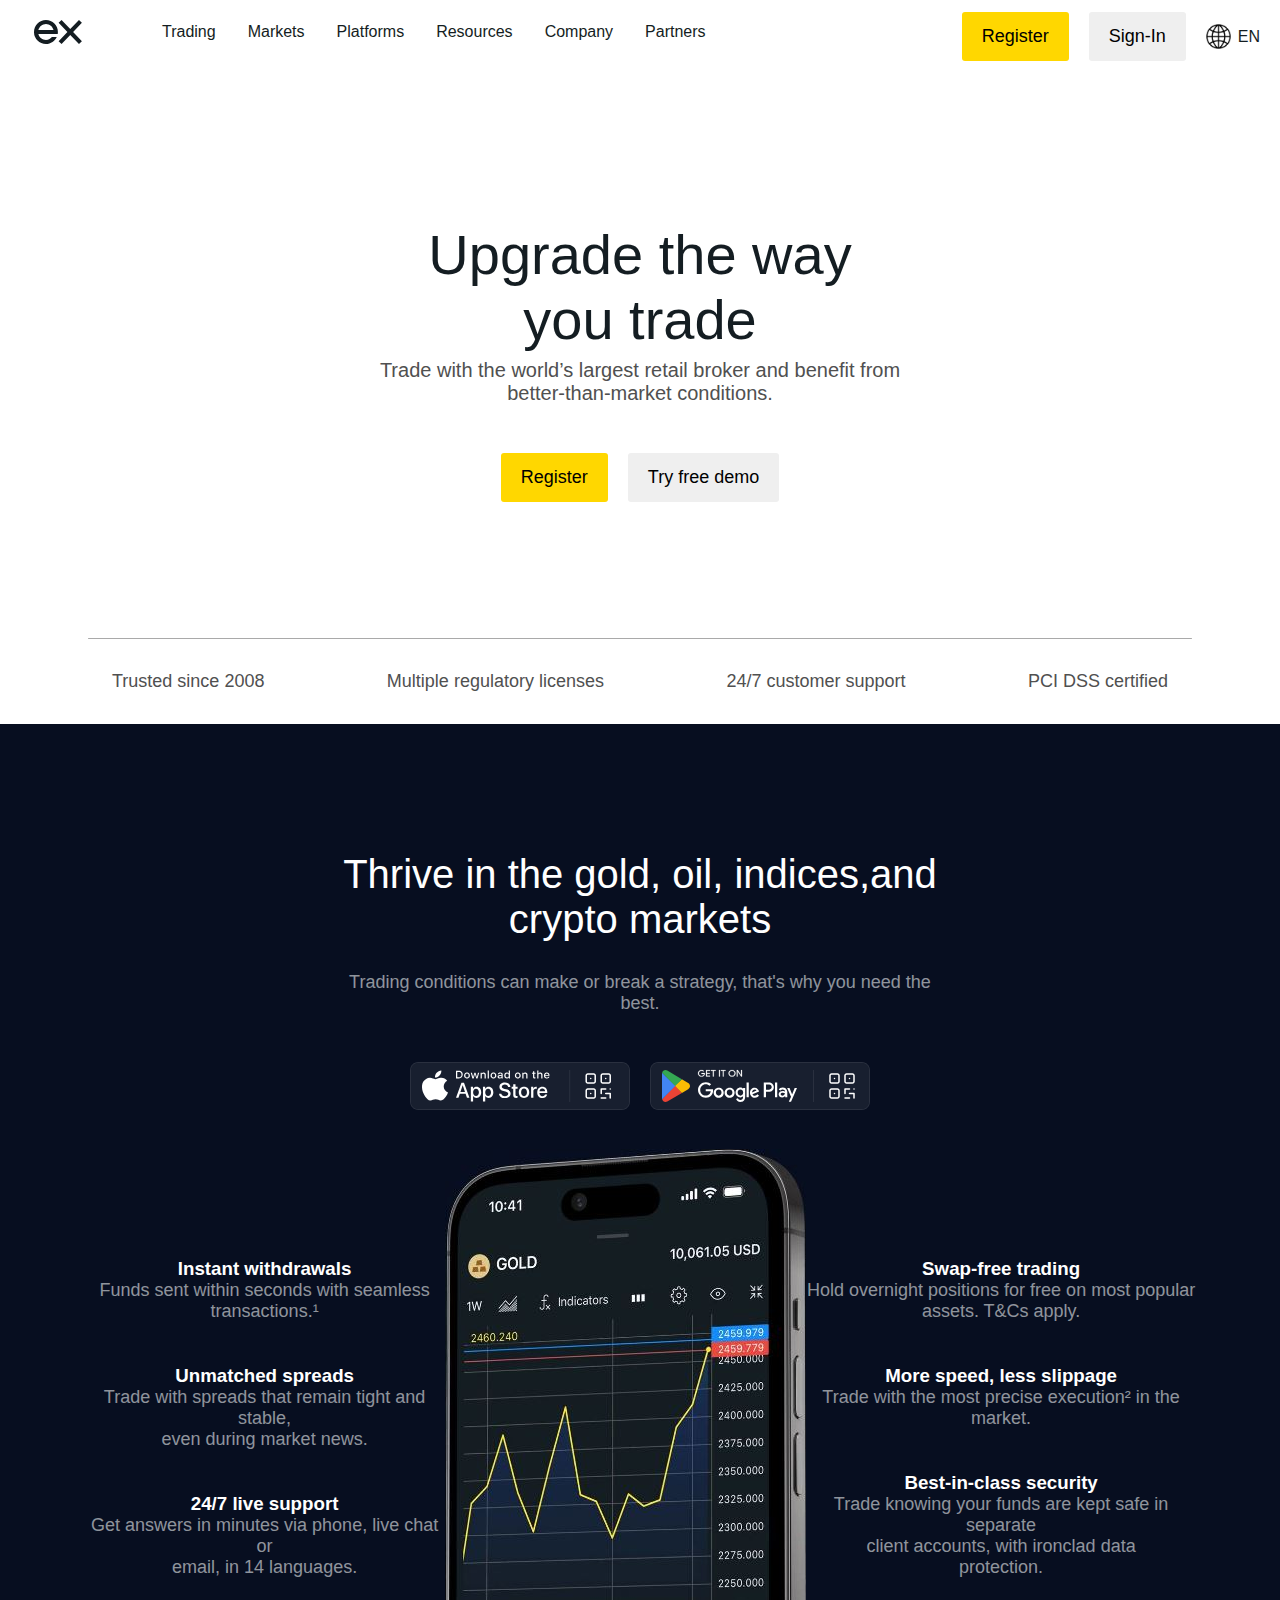
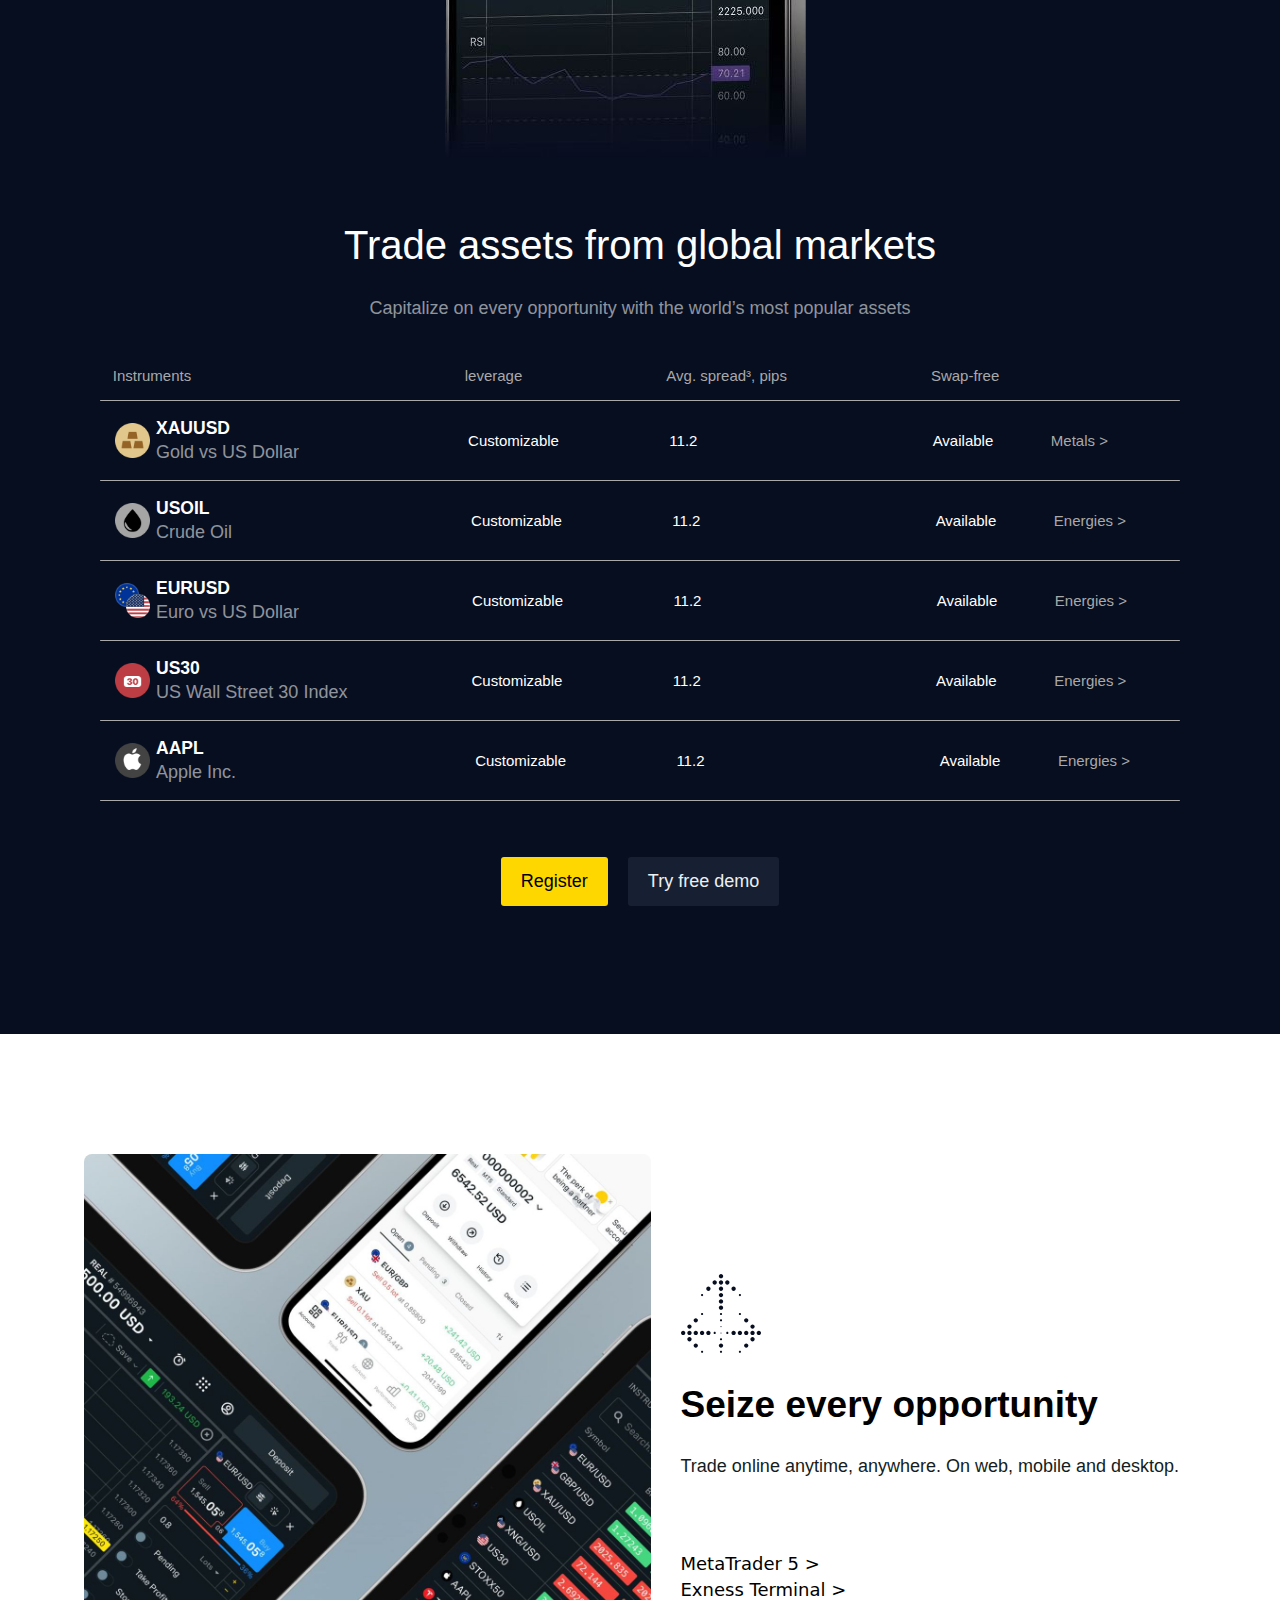
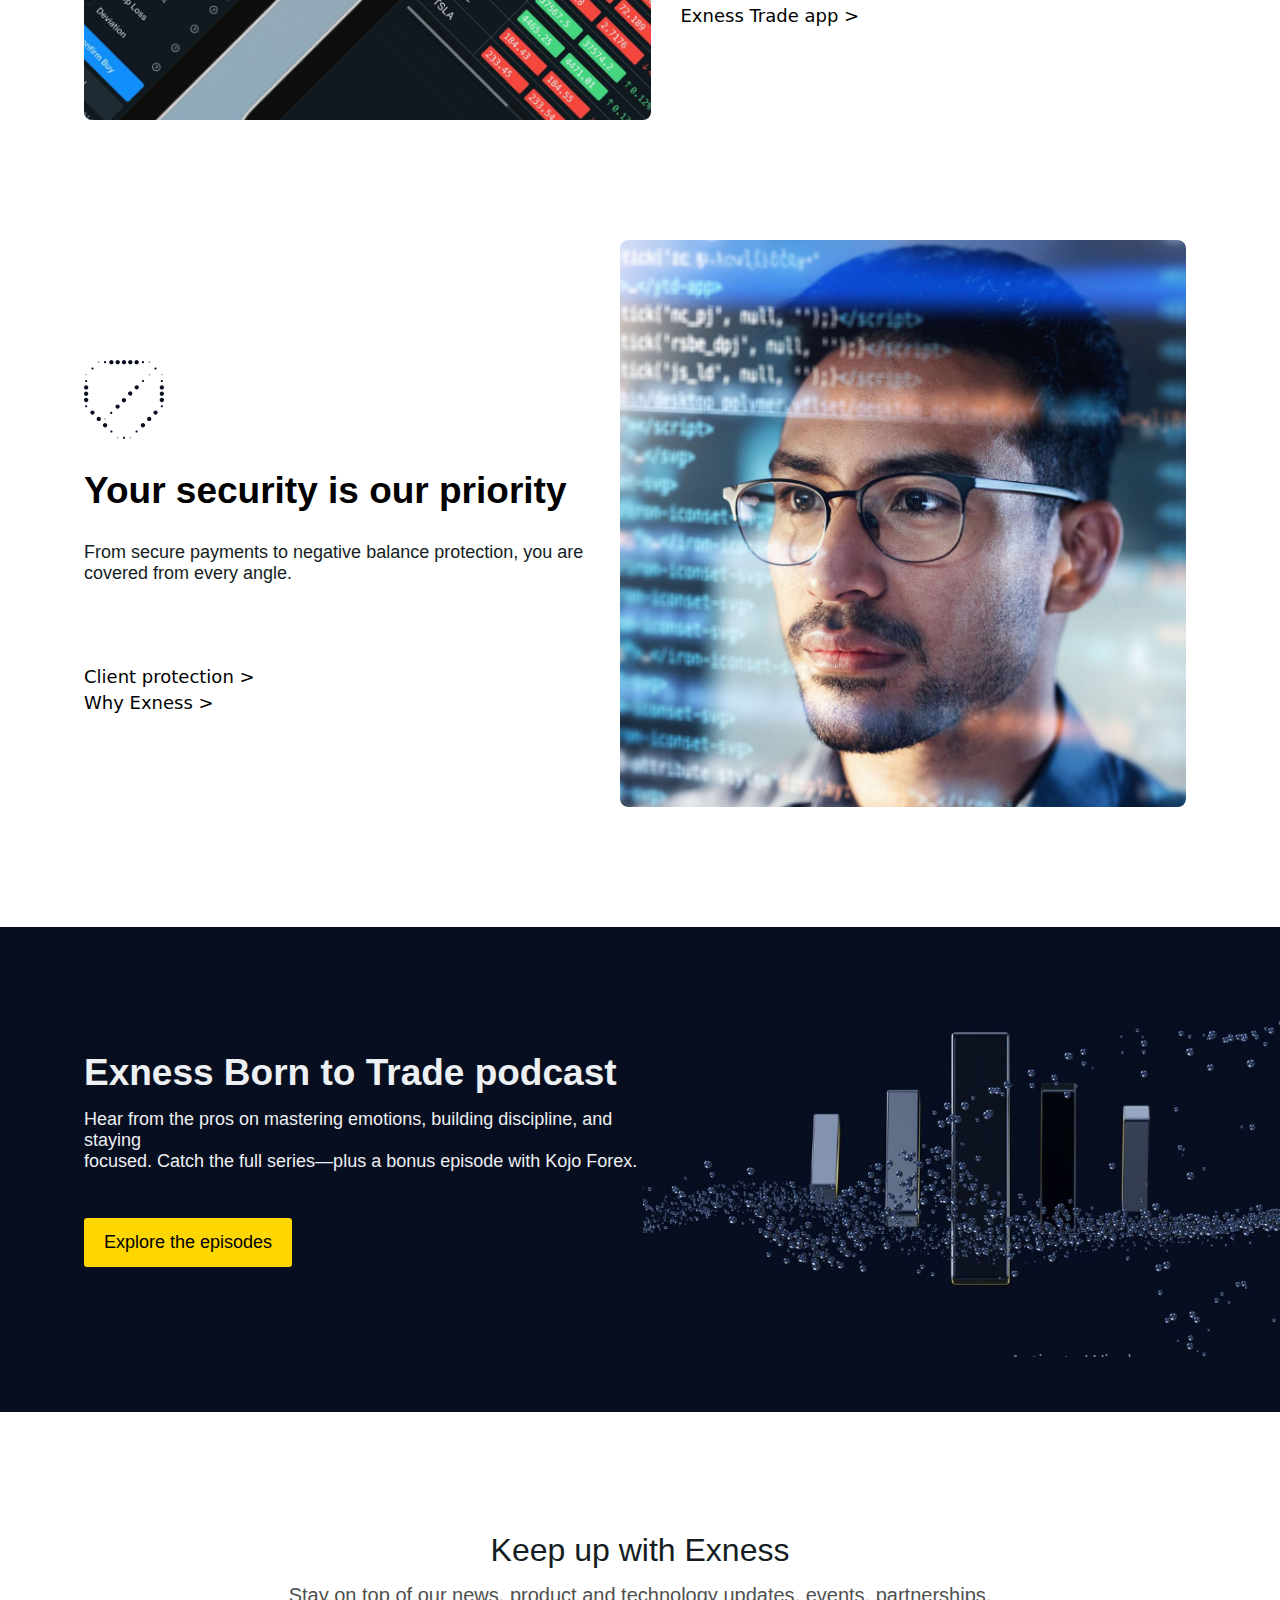
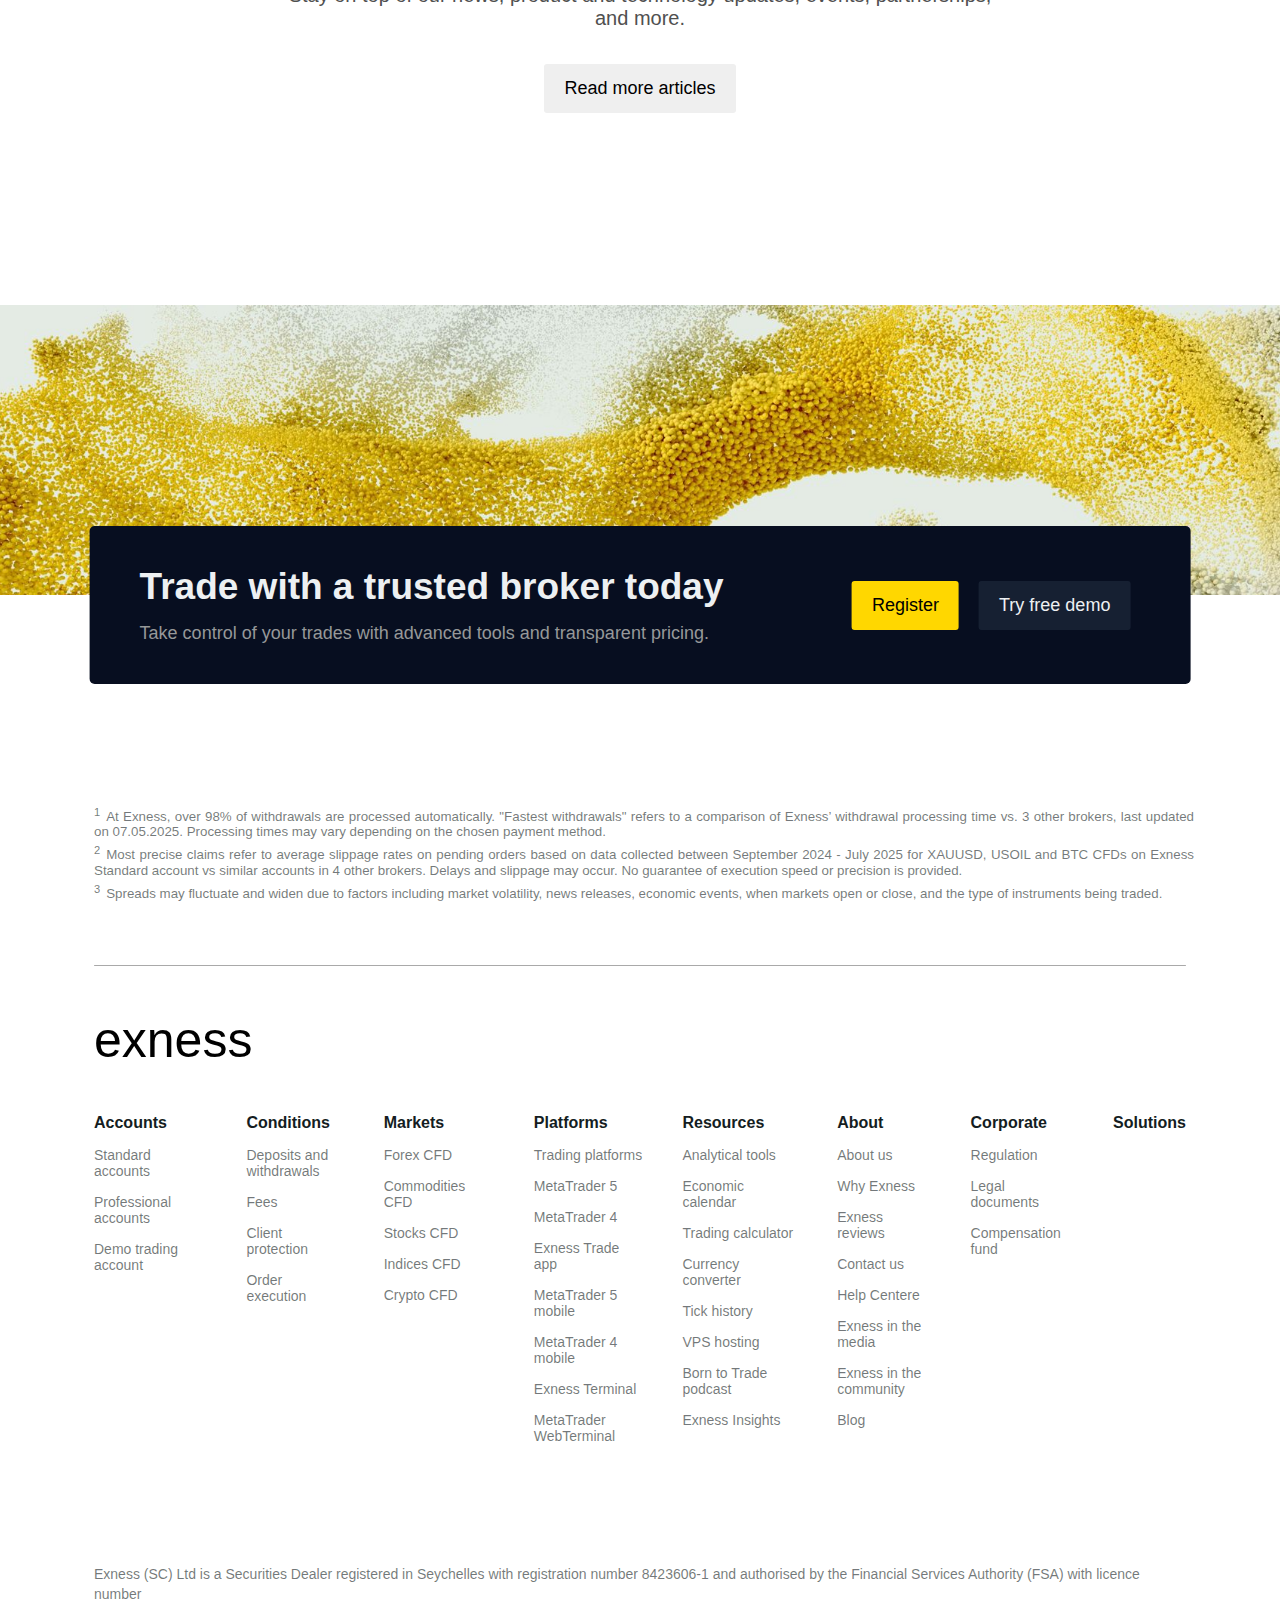
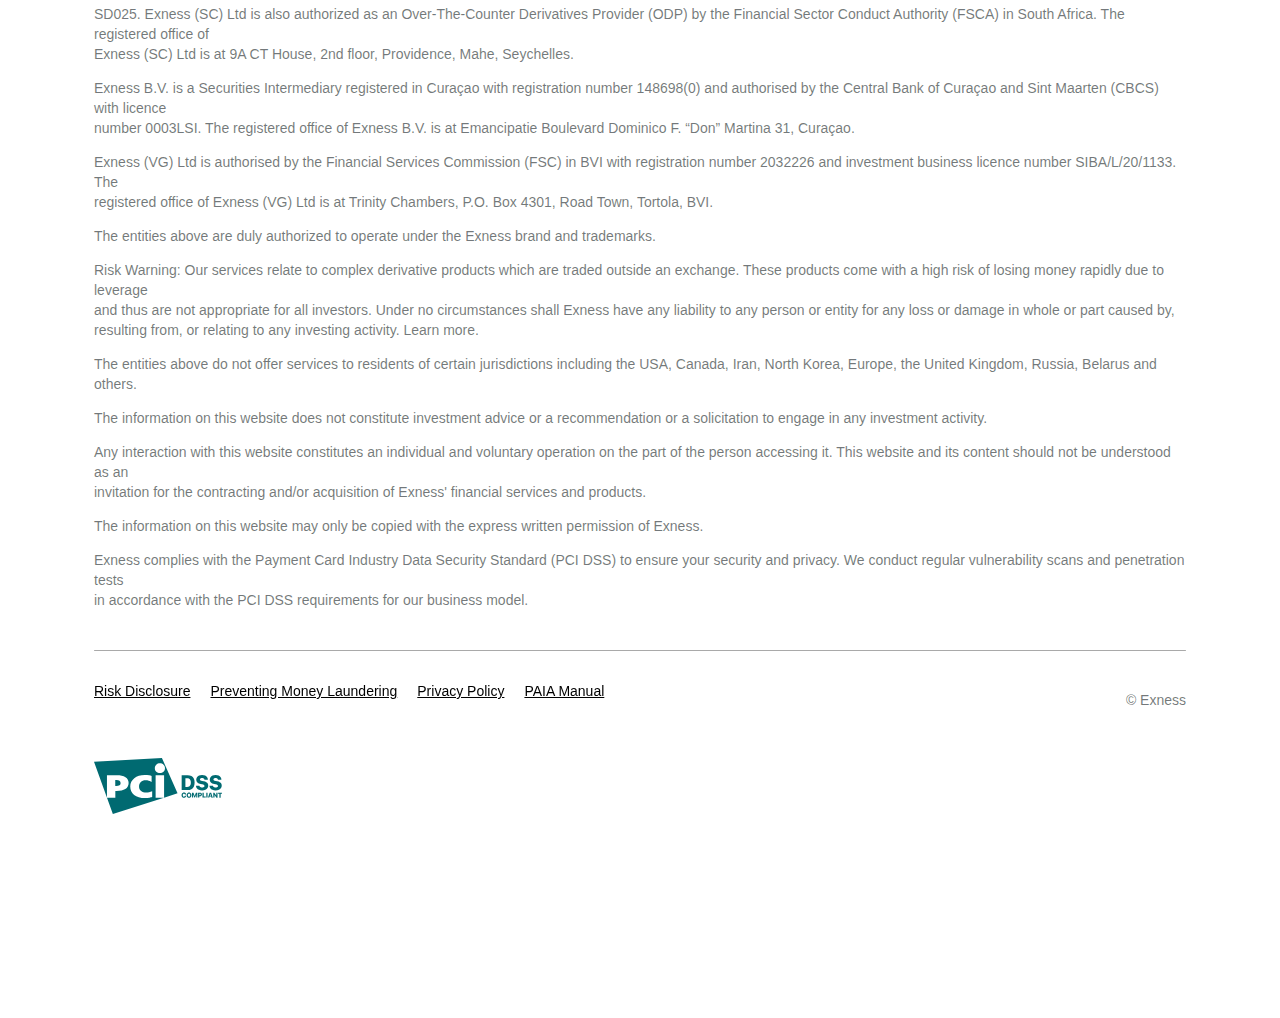
<file: index.html>
<!DOCTYPE html>
<html lang="en">
 <head>
    <meta charset="UTF-8">
    <meta name="viewport" content="width=device-width, initial-scale=1.0">
    <title>Trade Online with a Leading Trading Broker | Exness</title>
    <link rel="stylesheet" href="style.css">
 </head>
 <body>
    <header>
        <div class="navbar">
        <div class="logoandnav">
            <div class="logo"> <img src="360/logo.svg" alt="ex"> </div> 
           <div>
             <nav>
                <ul class="hero">
                    <li>Trading</li>
                    <li>Markets</li>
                    <li>Platforms</li>
                    <li>Resources</li>
                    <li>Company</li>
                    <li>Partners</li>
                </ul>
            </nav>
            </div>
        </div>
            <div class="users">   
                    <button class="btn Register"><a href="Register.html">Register</a></button>
                    <button class="btn Sign-In"><a href="Sign-in.html">Sign-In</a></button>
                  <div class="crane">  <img class="world-icon" src="png/world-icon.png" alt="O"> <text class="lang">EN</text>
                    </div>
            </div>
        </div>
    </header>
   <div class="champ">
      <article class="article1">
        Upgrade the way <br> you trade
      </article>
      <aside class="aside1">
        Trade with the world’s largest retail broker and benefit from <br> better-than-market conditions.
      </aside>
    </div>
    <div class="users2">
                    <button class="btn Register">Register</button>
                    <button class="btn Demo">Try free demo</button>
    </div>
          <div class="line"> </div>
    <div class="clown"> 
        <div>Trusted since 2008</div>  
        <div>Multiple regulatory licenses</div>  
        <div>24/7 customer support</div>
        <div>PCI DSS certified</div>
    </div>
    <div class="joker">
     <div class="So">
        <article class="how">
            Thrive in the gold, oil, indices,and <br> crypto markets
       </article>
       <p class="does">
           Trading conditions can make or break a strategy, that's why you need the best.
       </p>
     </div>
       <div class="he">
                   <a href=""> <img src="360\appstore-en-qr.svg" alt="Download on play store"> </a>
                   <a href=""> <img src="360\googleplay-en-qr.svg" alt="Download on googleplay store"> </a>
        </div>
      <div class="smile">
        <div class="lol">
            <div>
                <h3>Instant withdrawals</h3> <p>Funds sent within seconds with seamless <br>
                  transactions.¹</p>
            </div>
            <div>      
                <h3>Unmatched spreads</h3> <p>Trade with spreads that remain tight and stable,<br>
                  even during market news.</p>
            </div>
            <div>      
                <h3>24/7 live support</h3> <p>Get answers in minutes via phone, live chat or <br>
                  email, in 14 languages.</p>
            </div>              
        </div>
        <div class="iphone">
          <img src="jpeg\xl_trade_without_tradeoffs_sm_454bd5e843.jpg" alt="">
        </div>
        <div class="He">
            <div>
                <h3>Swap-free trading</h3> <p>Hold overnight positions for free on most popular <br>
                  assets. T&Cs apply.</p>
            </div>
            <div>
                <h3>More speed, less slippage</h3> <p>Trade with the most precise execution² in the <br>
                  market.</p>
            </div>
            <div>
                <h3>Best-in-class security</h3> <p>Trade knowing your funds are kept safe in separate <br>
                  client accounts, with ironclad data<br>protection.</p>
            </div>
        </div>
      </div>
      <div class="So">
       <article class="how">
        Trade assets from global markets
        </article>
        <aside class="does">
        Capitalize on every opportunity with the world’s most popular assets
        </aside>
      </div>
     <div class="Does">
      <div class="not">
        <div>
          Instruments 
        </div>
        <div class="Smile">
          <div>leverage</div>
          <div>Avg. spread³, pips</div>
          <div>Swap-free</div>
        </div>
       </div>
      <div class="line2"> </div>
      <div class="Joker">
        <img class="laughs" src="png\XAUUSD_64f4c10126.png" alt="X">
        <div class="instead">
        <div>
          <h3>XAUUSD</h3> <p>Gold vs US Dollar <text style="color: #070E20;">.........</text></p>
        </div>
         <div class="and">
          <div>Customizable</div>
          <div>11.2</div>
          <div class="sometimes">
          <div>Available</div>
          <div style="color: darkgray;">Metals ></div>
          </div>
        </div>
        </div>
      </div>
      <div class="line2"> </div>
      <div class="Joker">
        <img class="laughs" src="png\USOIL_8bb32a7dca.png" alt="X">
        <div class="instead">
        <div>
          <h3>USOIL</h3> <p>Crude Oil<text style="color: #070E20;">........................</text></p>
        </div>
         <div class="and">
          <div>Customizable</div>
          <div>11.2</div>
          <div class="sometimes">
          <div>Available</div>
          <div style="color: darkgray;">Energies ></div>
          </div>
        </div>
        </div>
      </div>
      <div class="line2"> </div>
      <div class="Joker">
        <img class="laughs" src="png\EURUSD_e36fe5b220.png" alt="X">
        <div class="instead">
        <div>
          <h3>EURUSD</h3> <p>Euro vs US Dollar<text style="color: #070E20;">...........</text></p>
        </div>
         <div class="and">
          <div>Customizable</div>
          <div>11.2</div>
          <div class="sometimes">
          <div>Available</div>
          <div style="color: darkgray;">Energies ></div>
          </div>
        </div>
        </div>
      </div>
      <div class="line2"> </div>
      <div class="Joker">
        <img class="laughs" src="png\US_30_1c61cd15fd.png" alt="X">
        <div class="instead">
        <div>
          <h3>US30</h3> <p>US Wall Street 30 Index<text style="color: #070E20;">.</text></p>  
        </div>
         <div class="and">
          <div>Customizable</div>
          <div>11.2</div>
          <div class="sometimes">
          <div>Available</div>
          <div style="color: darkgray;">Energies ></div>
          </div>
        </div>
        </div>
      </div>
      <div class="line2"> </div>
      <div class="Joker">
        <img class="laughs" src="png\APPL_07775c0743.png" alt="X">
        <div class="instead">
        <div>
          <h3>AAPL</h3> <p>Apple Inc.<text style="color: #070E20;">........................</text></p>
        </div>
         <div class="and">
          <div>Customizable</div>
          <div>11.2</div>
          <div class="sometimes">
          <div>Available</div>
          <div style="color: darkgray;">Energies ></div>
          </div>
        </div>
        </div>
      </div>
      <div class="line2"> </div>
      <div class="users3">
                    <button class="btn Register">Register</button>
                    <button class="btn Demo2">Try free demo</button>
      </div>
      </div>
     </div>
    </div>
    <div class="it">
      <img class="feels" src="jpeg\xl_exness_trading_apps_eaab53405d.jpg" alt="">
      <div class="exactly"> 
        <div class="like"> 
          <img class="heis" src="360\exness_opportunity_c200c48704.svg" alt="">  
          <div> <h1 style="font-size: 37px;">Seize every opportunity</h1> </div>
          <div> <p>Trade online anytime, anywhere. On web, mobile and desktop.</p></div>
        </div>
        <div class="just">
         <li> <a href=""> MetaTrader 5 > </a> </li>
         <li> <a href=""> Exness Terminal > </a> </li>
         <li> <a href="">Exness Trade app ></a> </li>
        </div>
      </div>
    </div>

    <div class="it two">
      <div class="exactly"> 
        <div class="like"> 
          <img class="heis" src="360\exness_security_26f7785c26.svg" alt="">  
          <div> <h1 style="font-size: 37px;">Your security is our priority</h1> </div>
          <div> <p>From secure payments to negative balance protection, you are covered from every angle.</p></div>
        </div>

        <div class="just">
         <li> <a href=""> Client protection > </a> </li>
         <li> <a href=""> Why Exness > </a> </li>
        </div>
      </div>
      <img class="feels" src="jpeg\xl_exness_protection_3_4b0834613f.jpg" alt="">
    </div>
    <div class="shedding">
      <div class="mocking"> 
        <div class="tears"> 
          <h1 style="font-size: 37px;">Exness Born to Trade podcast</h1> 
          <p style="color: #EDF0F2;" style="font-size: 37px;">Hear from the pros on mastering emotions, building discipline, and staying <br> focused. Catch the full series—plus a bonus episode with Kojo Forex.</p>
        </div>
        <div>
          <button class="btn Register">Explore the episodes</button>
        </div>
      </div>
      <img class="hysterically" src="png\editedSS.png" alt="">  
    </div>
    <div class="with">
      <div class="only">
        <article>
          Keep up with Exness
        </article>
        <aside>
          Stay on top of our news, product and technology updates, events, partnerships,<br> and more.
        </aside>
        <button class="btn Demo">Read more articles</button>
      </div>
      <div> </div>
    </div>
    <div class="a-drop">
      <img src="jpeg\xxl_home_cta_banner_7bb7b120e2.jpg" alt="" class="heroic">
      <div class="of">
        <div class="tears">
           <h1 style="font-size: 37px;">Trade with a trusted broker today</h1> 
          <p style="color: #969899;">Take control of your trades with advanced tools and transparent pricing.</p>
        </div>
        <div class="users">
                    <button class="btn Register">Register</button>
                    <button class="btn Demo2">Try free demo</button>
        </div>
      </div>  
      <div>
        <ul>
          <li><sup>1</sup>At Exness, over 98% of withdrawals are processed automatically. "Fastest withdrawals" refers to a comparison of Exness’ withdrawal processing time vs. 3 other brokers, last updated on 07.05.2025. Processing times may vary depending on the chosen payment method.</li>
          <li><sup>2</sup>Most precise claims refer to average slippage rates on pending orders based on data collected between September 2024 - July 2025 for XAUUSD, USOIL and BTC CFDs on Exness Standard account vs similar accounts in 4 other brokers. Delays and slippage may occur. No guarantee of execution speed or precision is provided.</li>
          <li><sup>3</sup>Spreads may fluctuate and widen due to factors including market volatility, news releases, economic events, when markets open or close, and the type of instruments being traded.</li>
        </ul>
      </div>   
    </div>
    <div class="line2" style="margin: 60px 94px 45px;"> </div>
     <div class="emotions"> exness</div>
      <div class="without">
        <div class="the">
          <div class="accompanied" ="font-size: 16px;">Accounts</div>
         <div>Standard accounts</div>
          <div>Professional <br>accounts</div>
          <div>Demo trading <br>account</div>
        </div>
        <div class="the">
          <div class="accompanied">Conditions</div>
          <div>Deposits and <br>withdrawals</div>
          <div>Fees</div>
          <div>Client protection</div>
          <div>Order execution</div>
        </div>
        <div class="the">
          <div class="accompanied">Markets</div>
          <div>Forex CFD</div>
          <div>Commodities CFD</div>
          <div>Stocks CFD</div>
          <div>Indices CFD</div>
          <div>Crypto CFD</div>
        </div>
        <div class="the">
          <div class="accompanied">Platforms</div>
          <div>Trading platforms</div>
          <div>MetaTrader 5</div>
          <div>MetaTrader 4</div>
          <div>Exness Trade app</div>
          <div>MetaTrader 5 <br>mobile</div>
          <div>MetaTrader 4 <br>mobile</div>
          <div>Exness Terminal</div>
          <div>MetaTrader <br>WebTerminal</div>
        </div>
        <div class="the">
          <div class="accompanied">Resources</div>
          <div>Analytical tools</div>
          <div>Economic calendar</div>
          <div>Trading calculator</div>
          <div>Currency <br> converter</div>
          <div>Tick history</div>
          <div>VPS hosting</div>
          <div>Born to Trade <br> podcast</div>
          <div>Exness Insights</div>
        </div>
        <div class="the">
          <div class="accompanied">About</div>
          <div>About us</div>
          <div>Why Exness</div>
          <div>Exness reviews</div>
          <div>Contact us</div>
          <div>Help Centere</div>
          <div>Exness in the <br>media</div>
          <div>Exness in the <br>community</div>
          <div>Blog</div>
        </div>
        <div class="the">
          <div class="accompanied">Corporate</div>
          <div>Regulation</div>
          <div>Legal documents</div>
          <div>Compensation <br> fund</div>
        </div>
        <div class="the">
          <div class="accompanied">Solutions</div>
        </div>
      </div>
      <div class="cry">
        <div class="that">
          <div>E​xness (SC) Ltd ​is a Securities Dealer registered in Seychelles with registration number 8423606-1 and authorised by the Financial Services Authority (FSA) with licence number <br> SD025. E​xness (SC) Ltd is also authorized as an Over-The-Counter Derivatives Provider (ODP) by the Financial Sector Conduct Authority (FSCA) in South Africa. The registered office of <br>E​xness (SC) Ltd is at 9A CT House, 2nd floor, Providence, Mahe, Seychelles.</div>
          <div>Exness B.V. is a Securities Intermediary registered in Curaçao with registration number 148698(0) and authorised by the Central Bank of Curaçao and Sint Maarten (CBCS) with licence <br>number 0003LSI. The registered office of Exness B.V. is at Emancipatie Boulevard Dominico F. “Don” Martina 31, Curaçao.</div>
          <div>Exness (VG) Ltd is authorised by the Financial Services Commission (FSC) in BVI with registration number 2032226 and investment business licence number SIBA/L/20/1133. The <br>registered office of Exness (VG) Ltd is at Trinity Chambers, P.O. Box 4301, Road Town, Tortola, BVI.</div>
          <div>The entities above are duly authorized to operate under the Exness brand and trademarks.</div>
          <div>Risk Warning: Our services relate to complex derivative products which are traded outside an exchange. These products come with a high risk of losing money rapidly due to leverage<br> and thus are not appropriate for all investors. Under no circumstances shall Exness have any liability to any person or entity for any loss or damage in whole or part caused by, <br>resulting from, or relating to any investing activity. Learn more.</div>
          <div>The entities above do not offer services to residents of certain jurisdictions including the USA, Canada, Iran, North Korea, Europe, the United Kingdom, Russia, Belarus and others. </div>
          <div>The information on this website does not constitute investment advice or a recommendation or a solicitation to engage in any investment activity.</div>
          <div>Any interaction with this website constitutes an individual and voluntary operation on the part of the person accessing it. This website and its content should not be understood as an <br>invitation for the contracting and/or acquisition of Exness' financial services and products.</div>
          <div>The information on this website may only be copied with the express written permission of Exness.</div>
          <div>Exness complies with the Payment Card Industry Data Security Standard (PCI DSS) to ensure your security and privacy. We conduct regular vulnerability scans and penetration tests <br>in accordance with the PCI DSS requirements for our business model.</div>
        </div>
        <div class="line2" style="margin: 40px 0px 25px;"> </div>
        <div class="shows">
          <ul>
            <li><a href="">Risk Disclosure</a></li>
            <li><a href="">Preventing Money Laundering</a></li>
            <li><a href="">Privacy Policy</a></li>
            <li><a href="">PAIA Manual</a></li>
          </ul>
          <div class="itis"> &copy; Exness</div>
        </div>
      </div>

      <div class="nothing">
        <img src="360\PCI_DSS_color_c67b80c90d.svg" alt="PCI_DSS_color_">
      </div>







   <div style="margin: 200px;"></div> 
 


  </body>
</html>
</file>
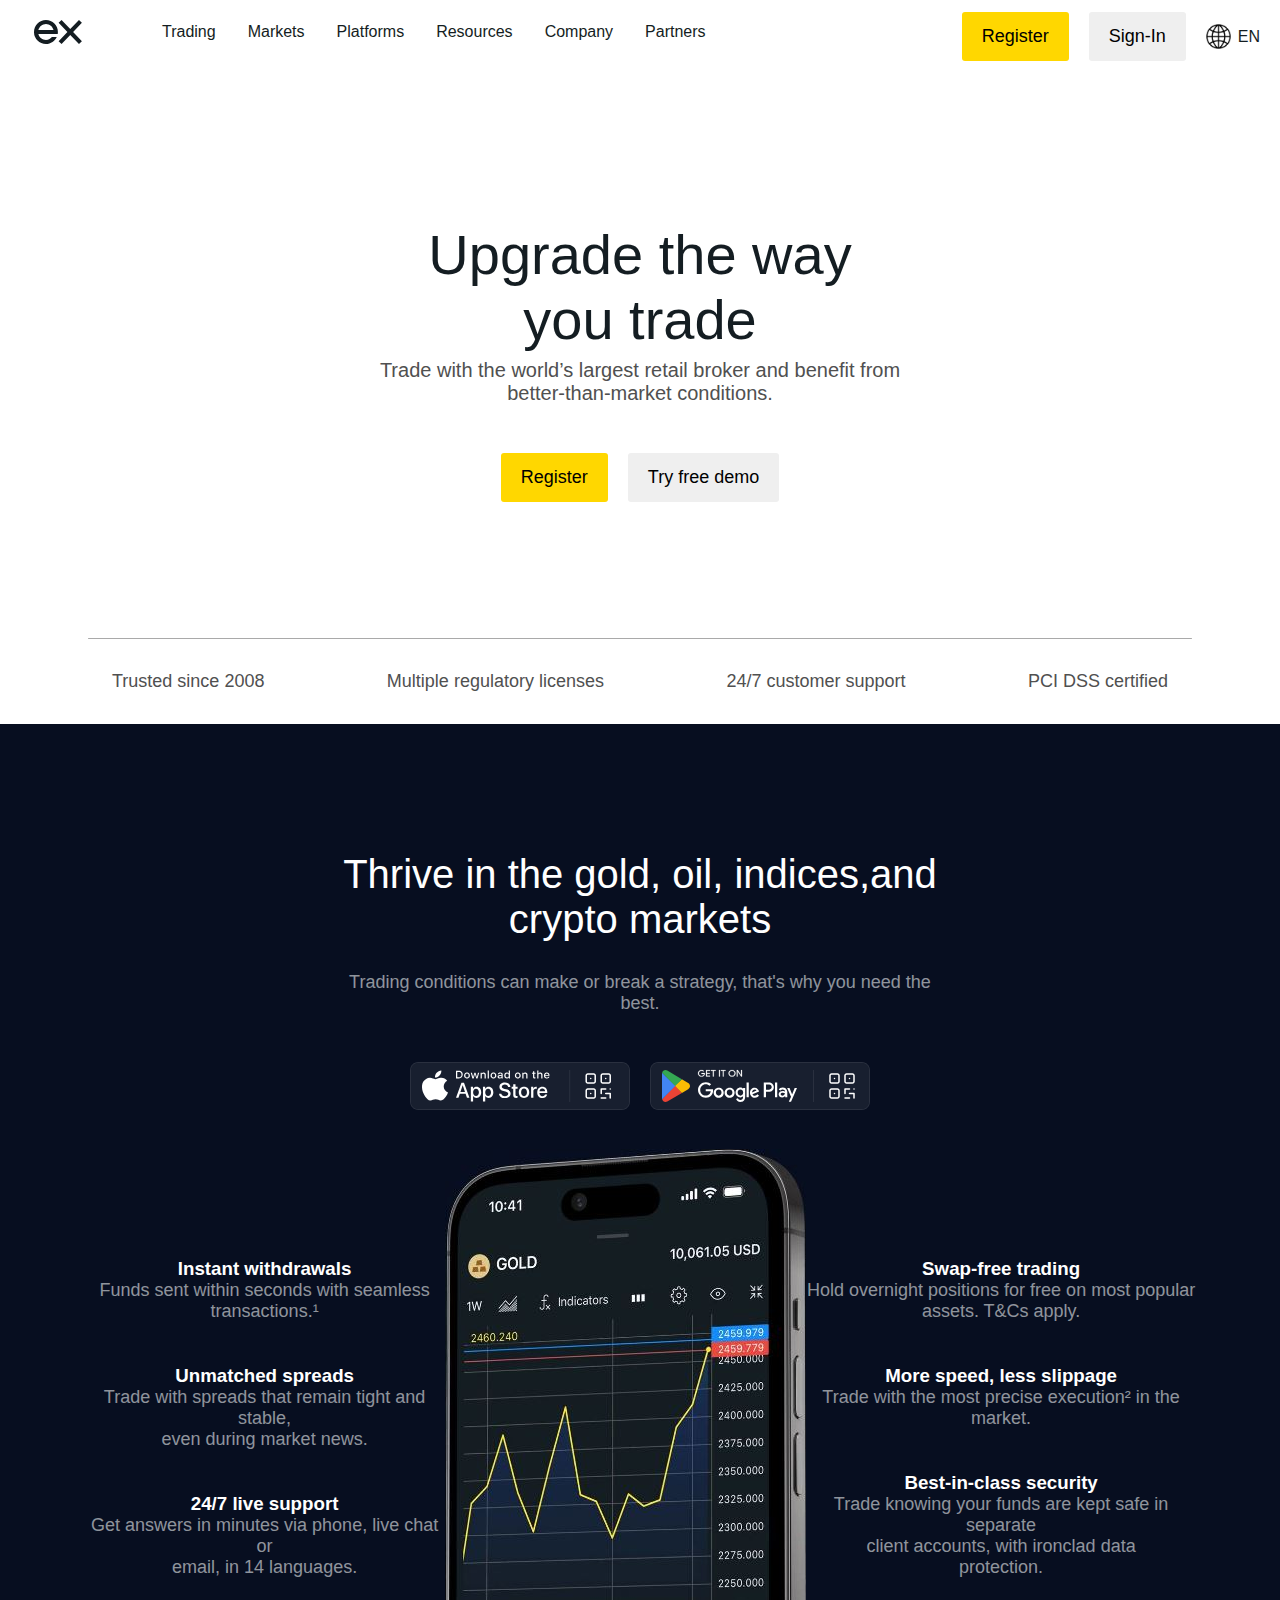
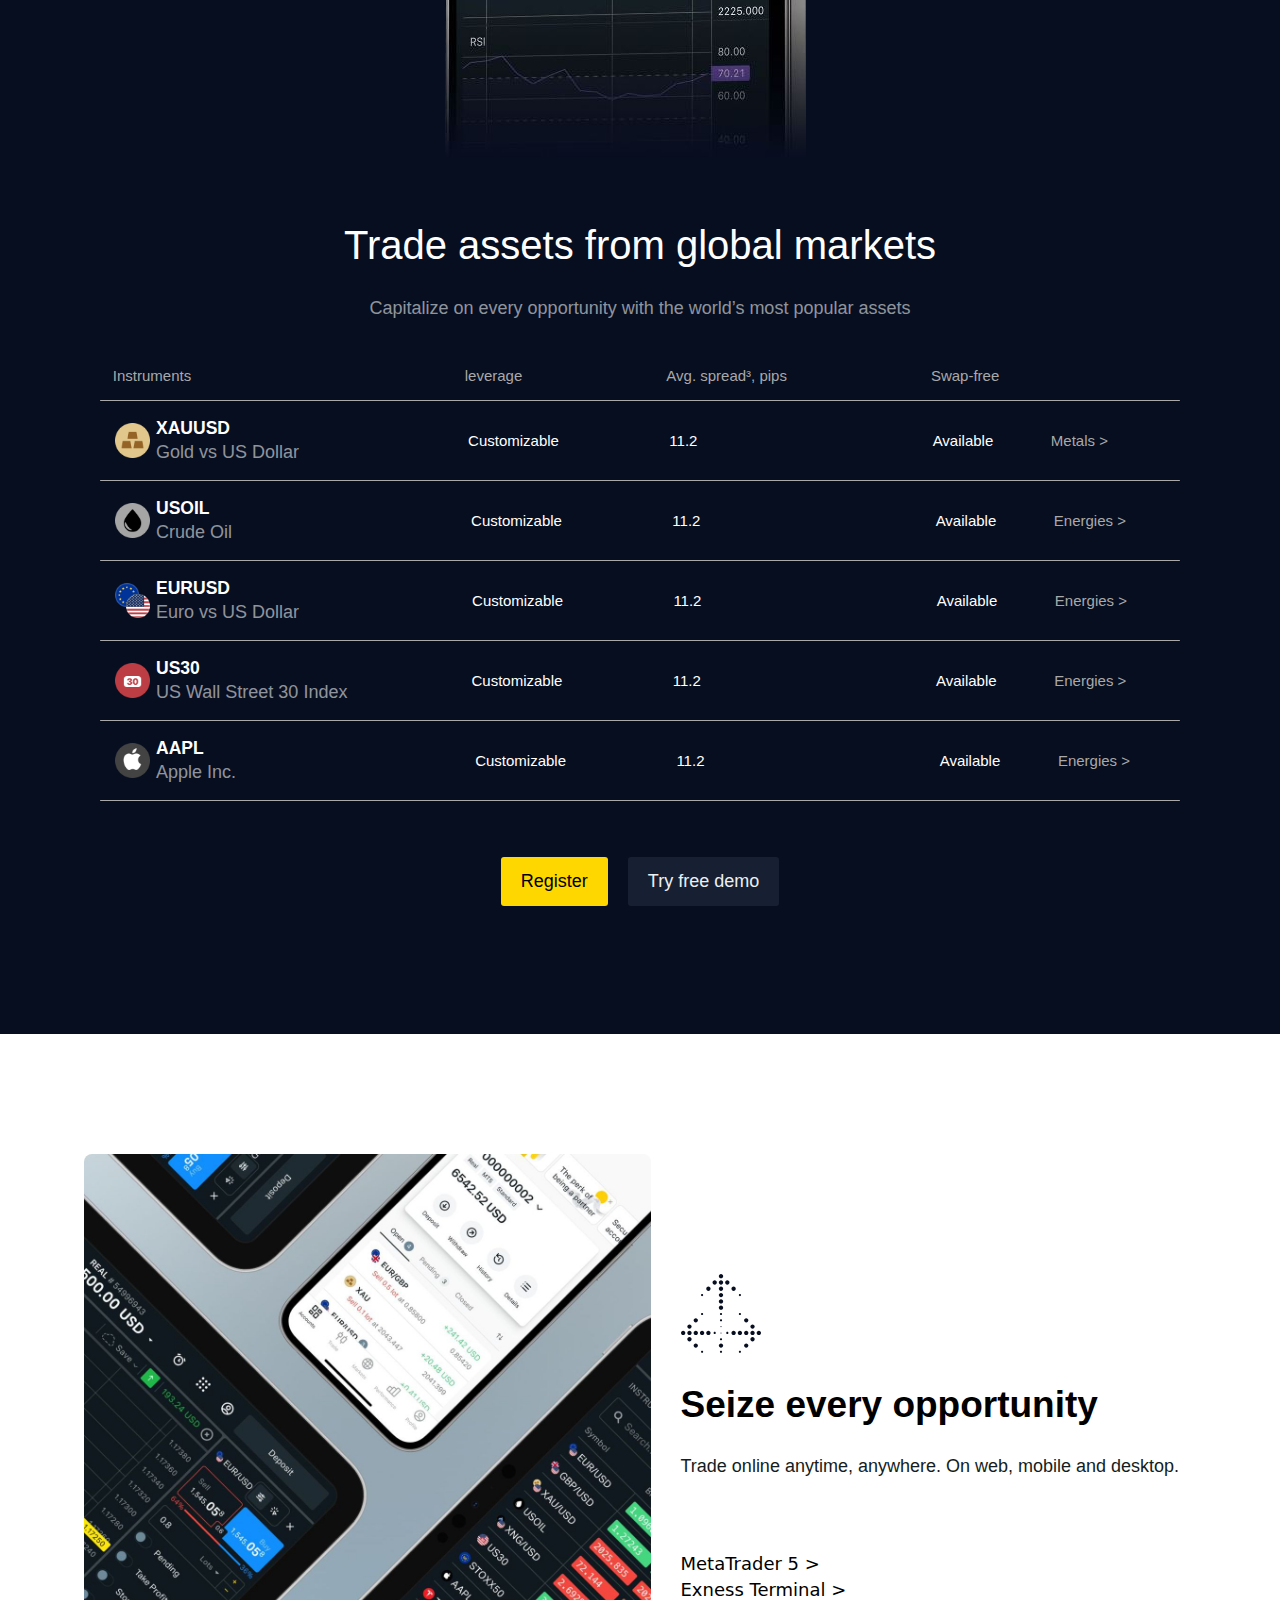
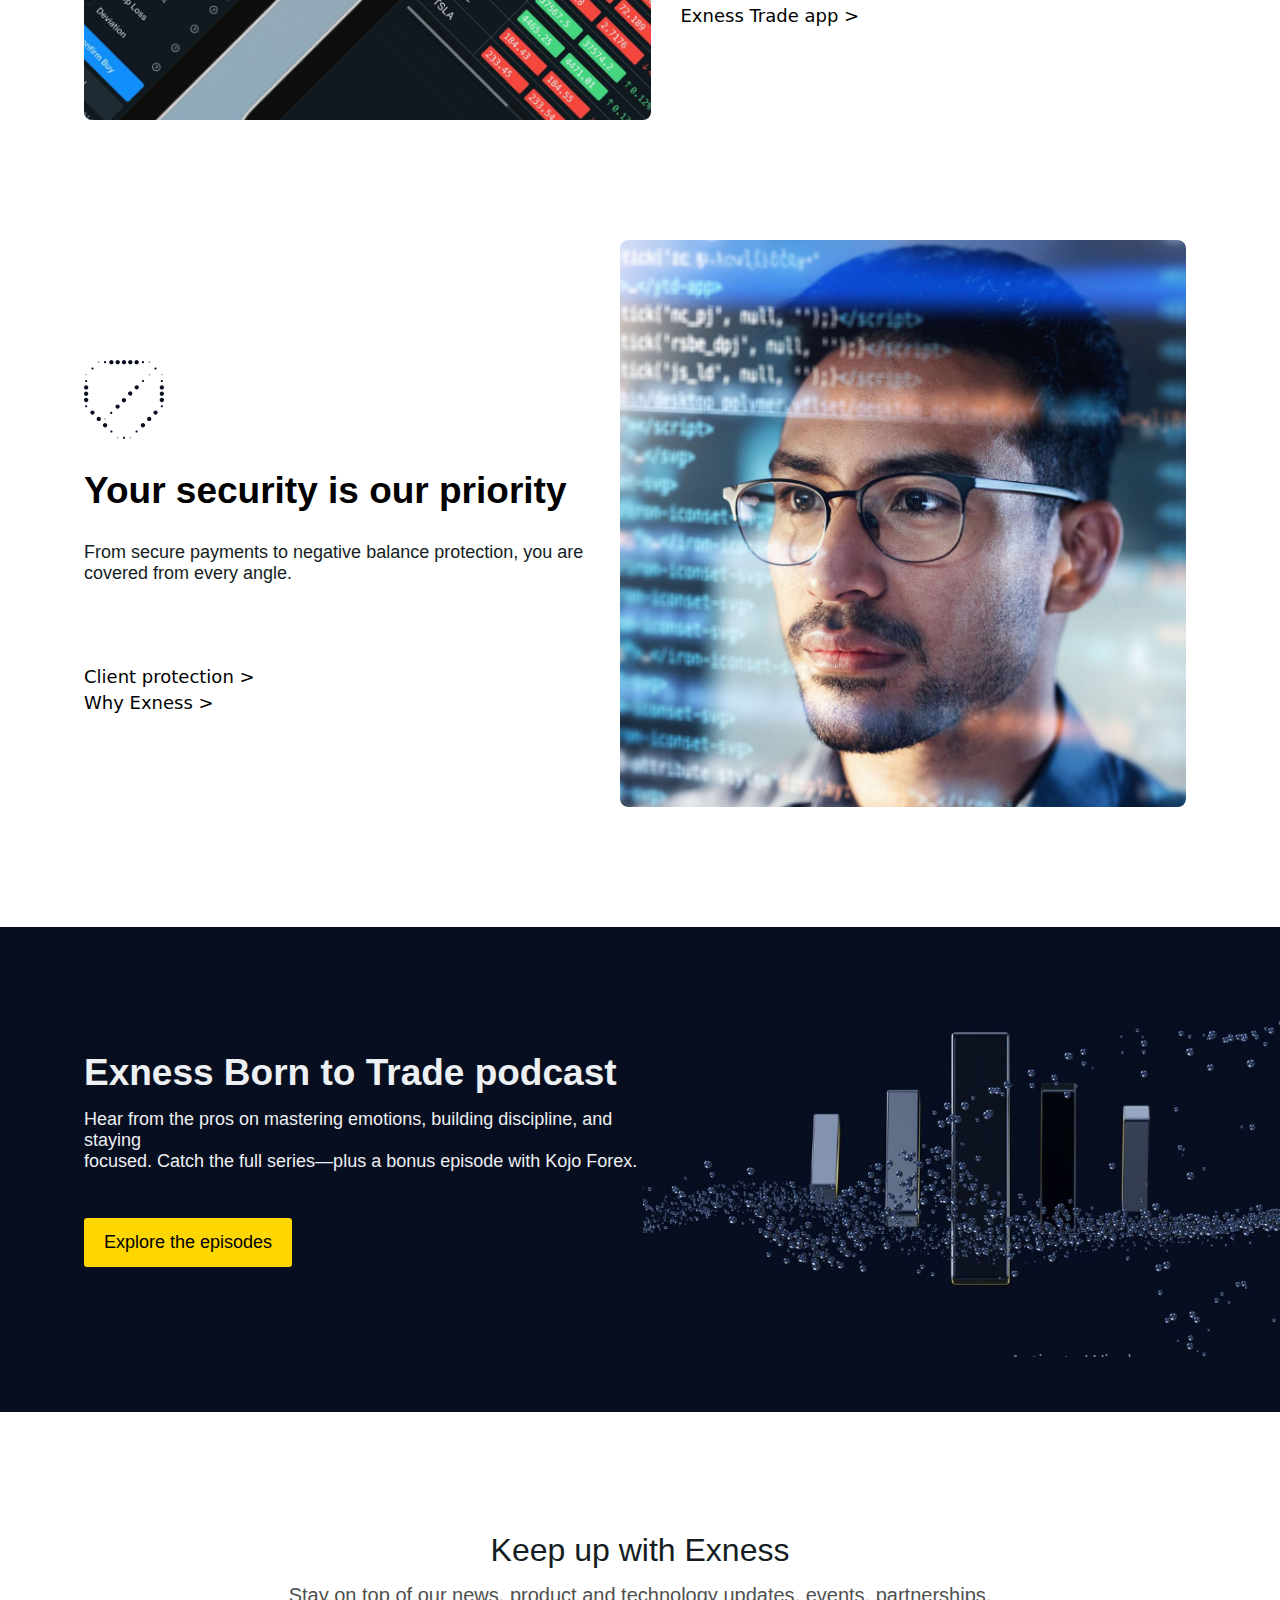
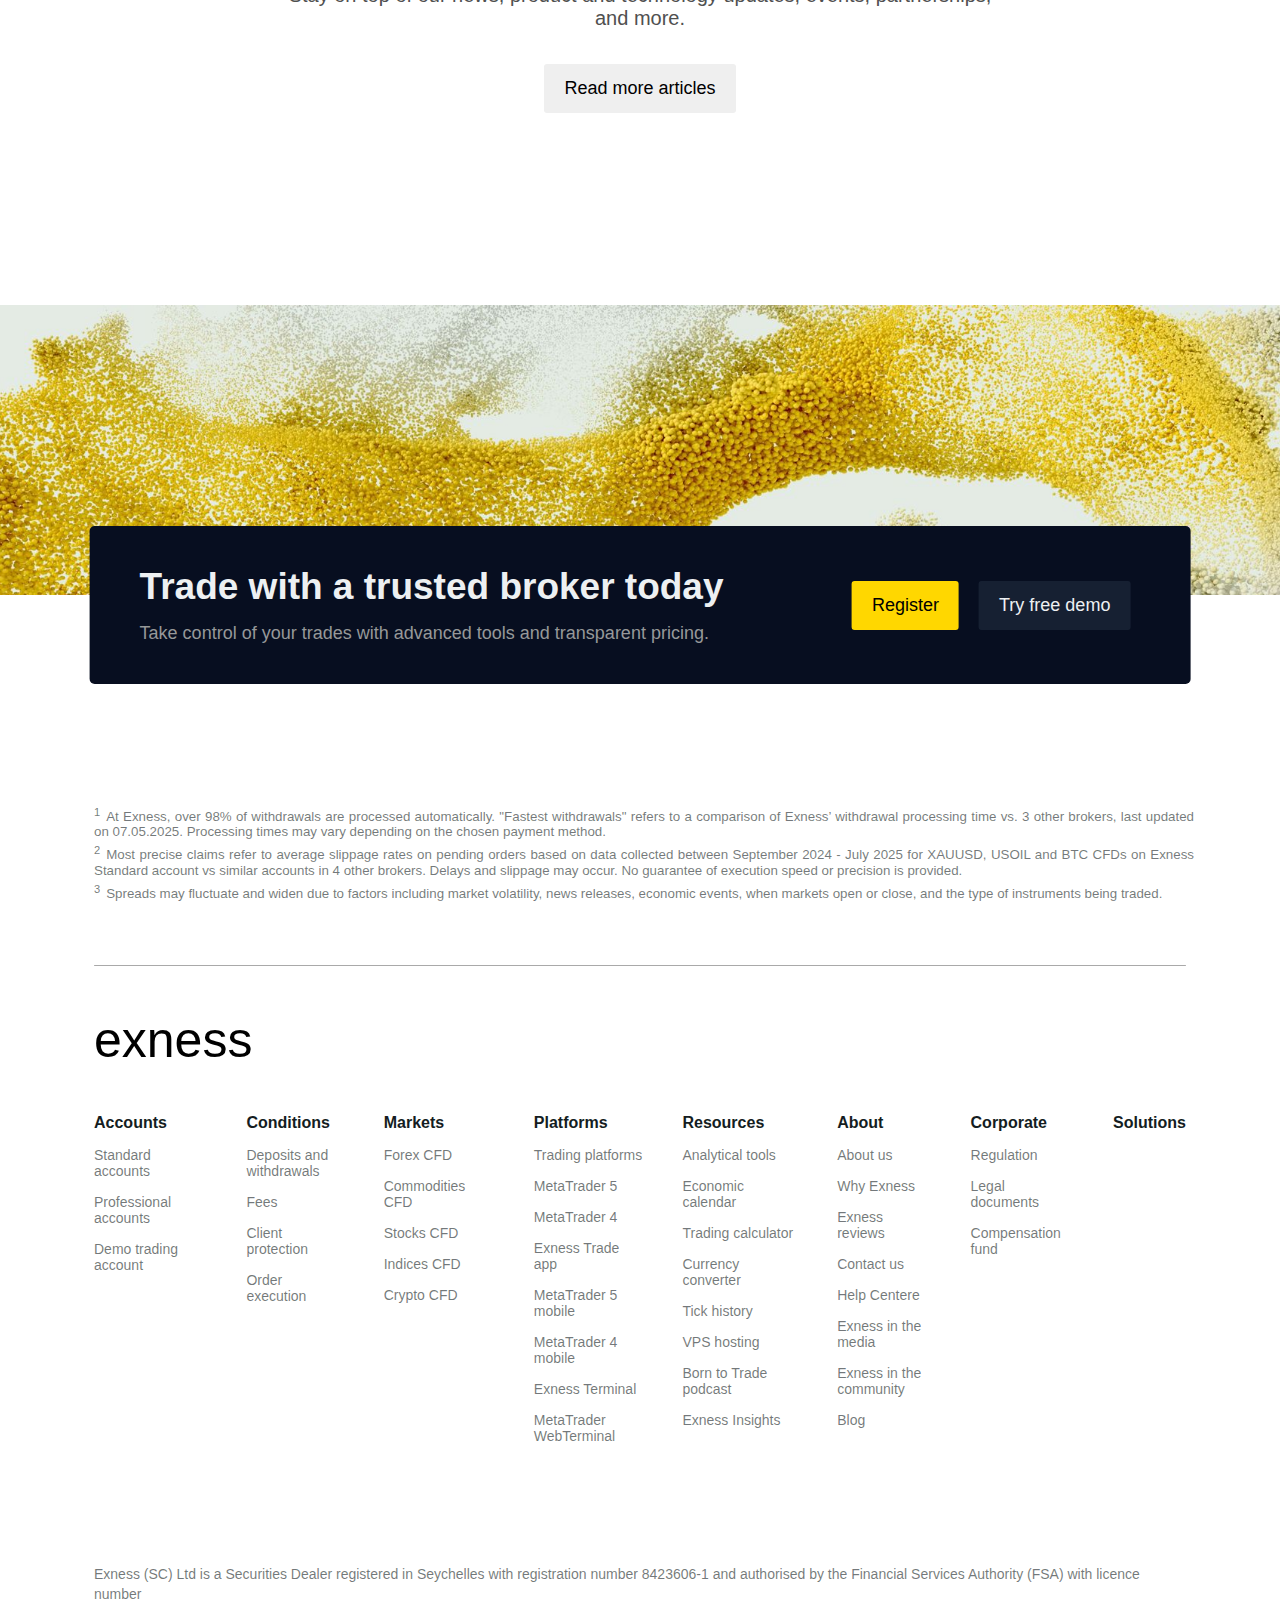
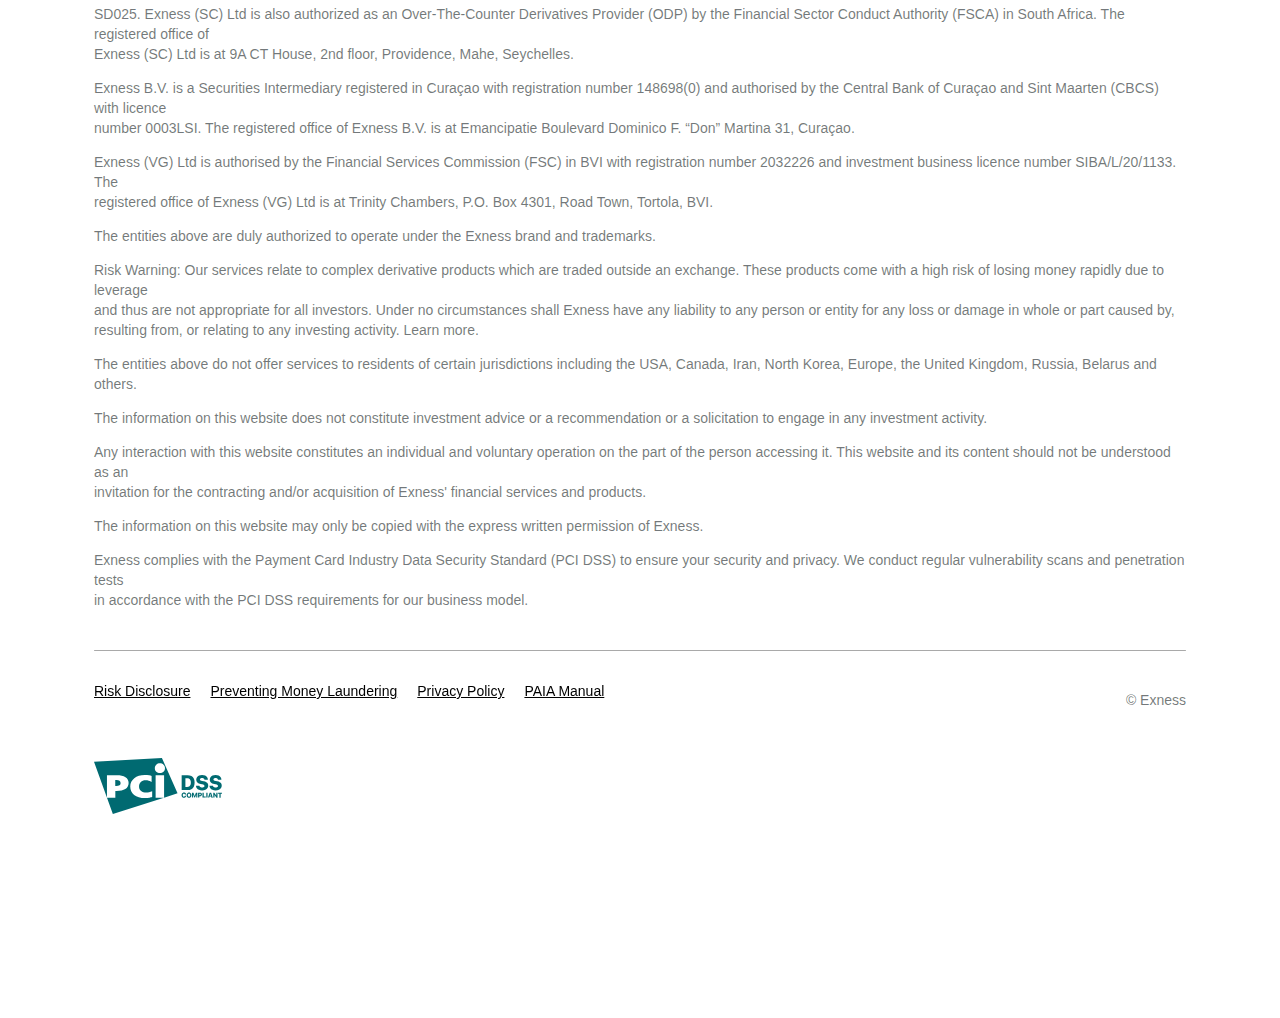
<file: exness.html>
<!DOCTYPE html>
<html lang="en">
 <head>
    <meta charset="UTF-8">
    <meta name="viewport" content="width=device-width, initial-scale=1.0">
    <title>Trade Online with a Leading Trading Broker | Exness</title>
    <link rel="stylesheet" href="exness.css">
 </head>
 <body>
    <header>
        <div class="navbar">
        <div class="logoandnav">
            <div class="logo"> <img src="360/logo.svg" alt="ex"> </div> 
           <div>
             <nav>
                <ul class="hero">
                    <li>Trading</li>
                    <li>Markets</li>
                    <li>Platforms</li>
                    <li>Resources</li>
                    <li>Company</li>
                    <li>Partners</li>
                </ul>
            </nav>
            </div>
        </div>
            <div class="users">   
                    <button class="btn Register"><a href="Register.html">Register</a></button>
                    <button class="btn Sign-In"><a href="Sign-in.html">Sign-In</a></button>
                  <div class="crane">  <img class="world-icon" src="png/world-icon.png" alt="O"> <text class="lang">EN</text>
                    </div>
            </div>
        </div>
    </header>
   <div class="champ">
      <article class="article1">
        Upgrade the way <br> you trade
      </article>
      <aside class="aside1">
        Trade with the world’s largest retail broker and benefit from <br> better-than-market conditions.
      </aside>
    </div>
    <div class="users2">
                    <button class="btn Register">Register</button>
                    <button class="btn Demo">Try free demo</button>
    </div>
          <div class="line"> </div>
    <div class="clown"> 
        <div>Trusted since 2008</div>  
        <div>Multiple regulatory licenses</div>  
        <div>24/7 customer support</div>
        <div>PCI DSS certified</div>
    </div>
    <div class="joker">
     <div class="So">
        <article class="how">
            Thrive in the gold, oil, indices,and <br> crypto markets
       </article>
       <p class="does">
           Trading conditions can make or break a strategy, that's why you need the best.
       </p>
     </div>
       <div class="he">
                   <a href=""> <img src="360\appstore-en-qr.svg" alt="Download on play store"> </a>
                   <a href=""> <img src="360\googleplay-en-qr.svg" alt="Download on googleplay store"> </a>
        </div>
      <div class="smile">
        <div class="lol">
            <div>
                <h3>Instant withdrawals</h3> <p>Funds sent within seconds with seamless <br>
                  transactions.¹</p>
            </div>
            <div>      
                <h3>Unmatched spreads</h3> <p>Trade with spreads that remain tight and stable,<br>
                  even during market news.</p>
            </div>
            <div>      
                <h3>24/7 live support</h3> <p>Get answers in minutes via phone, live chat or <br>
                  email, in 14 languages.</p>
            </div>              
        </div>
        <div class="iphone">
          <img src="jpeg\xl_trade_without_tradeoffs_sm_454bd5e843.jpg" alt="">
        </div>
        <div class="He">
            <div>
                <h3>Swap-free trading</h3> <p>Hold overnight positions for free on most popular <br>
                  assets. T&Cs apply.</p>
            </div>
            <div>
                <h3>More speed, less slippage</h3> <p>Trade with the most precise execution² in the <br>
                  market.</p>
            </div>
            <div>
                <h3>Best-in-class security</h3> <p>Trade knowing your funds are kept safe in separate <br>
                  client accounts, with ironclad data<br>protection.</p>
            </div>
        </div>
      </div>
      <div class="So">
       <article class="how">
        Trade assets from global markets
        </article>
        <aside class="does">
        Capitalize on every opportunity with the world’s most popular assets
        </aside>
      </div>
     <div class="Does">
      <div class="not">
        <div>
          Instruments 
        </div>
        <div class="Smile">
          <div>leverage</div>
          <div>Avg. spread³, pips</div>
          <div>Swap-free</div>
        </div>
       </div>
      <div class="line2"> </div>
      <div class="Joker">
        <img class="laughs" src="png\XAUUSD_64f4c10126.png" alt="X">
        <div class="instead">
        <div>
          <h3>XAUUSD</h3> <p>Gold vs US Dollar <text style="color: #070E20;">.........</text></p>
        </div>
         <div class="and">
          <div>Customizable</div>
          <div>11.2</div>
          <div class="sometimes">
          <div>Available</div>
          <div style="color: darkgray;">Metals ></div>
          </div>
        </div>
        </div>
      </div>
      <div class="line2"> </div>
      <div class="Joker">
        <img class="laughs" src="png\USOIL_8bb32a7dca.png" alt="X">
        <div class="instead">
        <div>
          <h3>USOIL</h3> <p>Crude Oil<text style="color: #070E20;">........................</text></p>
        </div>
         <div class="and">
          <div>Customizable</div>
          <div>11.2</div>
          <div class="sometimes">
          <div>Available</div>
          <div style="color: darkgray;">Energies ></div>
          </div>
        </div>
        </div>
      </div>
      <div class="line2"> </div>
      <div class="Joker">
        <img class="laughs" src="png\EURUSD_e36fe5b220.png" alt="X">
        <div class="instead">
        <div>
          <h3>EURUSD</h3> <p>Euro vs US Dollar<text style="color: #070E20;">...........</text></p>
        </div>
         <div class="and">
          <div>Customizable</div>
          <div>11.2</div>
          <div class="sometimes">
          <div>Available</div>
          <div style="color: darkgray;">Energies ></div>
          </div>
        </div>
        </div>
      </div>
      <div class="line2"> </div>
      <div class="Joker">
        <img class="laughs" src="png\US_30_1c61cd15fd.png" alt="X">
        <div class="instead">
        <div>
          <h3>US30</h3> <p>US Wall Street 30 Index<text style="color: #070E20;">.</text></p>  
        </div>
         <div class="and">
          <div>Customizable</div>
          <div>11.2</div>
          <div class="sometimes">
          <div>Available</div>
          <div style="color: darkgray;">Energies ></div>
          </div>
        </div>
        </div>
      </div>
      <div class="line2"> </div>
      <div class="Joker">
        <img class="laughs" src="png\APPL_07775c0743.png" alt="X">
        <div class="instead">
        <div>
          <h3>AAPL</h3> <p>Apple Inc.<text style="color: #070E20;">........................</text></p>
        </div>
         <div class="and">
          <div>Customizable</div>
          <div>11.2</div>
          <div class="sometimes">
          <div>Available</div>
          <div style="color: darkgray;">Energies ></div>
          </div>
        </div>
        </div>
      </div>
      <div class="line2"> </div>
      <div class="users3">
                    <button class="btn Register">Register</button>
                    <button class="btn Demo2">Try free demo</button>
      </div>
      </div>
     </div>
    </div>
    <div class="it">
      <img class="feels" src="jpeg\xl_exness_trading_apps_eaab53405d.jpg" alt="">
      <div class="exactly"> 
        <div class="like"> 
          <img class="heis" src="360\exness_opportunity_c200c48704.svg" alt="">  
          <div> <h1 style="font-size: 37px;">Seize every opportunity</h1> </div>
          <div> <p>Trade online anytime, anywhere. On web, mobile and desktop.</p></div>
        </div>
        <div class="just">
         <li> <a href=""> MetaTrader 5 > </a> </li>
         <li> <a href=""> Exness Terminal > </a> </li>
         <li> <a href="">Exness Trade app ></a> </li>
        </div>
      </div>
    </div>

    <div class="it two">
      <div class="exactly"> 
        <div class="like"> 
          <img class="heis" src="360\exness_security_26f7785c26.svg" alt="">  
          <div> <h1 style="font-size: 37px;">Your security is our priority</h1> </div>
          <div> <p>From secure payments to negative balance protection, you are covered from every angle.</p></div>
        </div>

        <div class="just">
         <li> <a href=""> Client protection > </a> </li>
         <li> <a href=""> Why Exness > </a> </li>
        </div>
      </div>
      <img class="feels" src="jpeg\xl_exness_protection_3_4b0834613f.jpg" alt="">
    </div>
    <div class="shedding">
      <div class="mocking"> 
        <div class="tears"> 
          <h1 style="font-size: 37px;">Exness Born to Trade podcast</h1> 
          <p style="color: #EDF0F2;" style="font-size: 37px;">Hear from the pros on mastering emotions, building discipline, and staying <br> focused. Catch the full series—plus a bonus episode with Kojo Forex.</p>
        </div>
        <div>
          <button class="btn Register">Explore the episodes</button>
        </div>
      </div>
      <img class="hysterically" src="png\editedSS.png" alt="">  
    </div>
    <div class="with">
      <div class="only">
        <article>
          Keep up with Exness
        </article>
        <aside>
          Stay on top of our news, product and technology updates, events, partnerships,<br> and more.
        </aside>
        <button class="btn Demo">Read more articles</button>
      </div>
      <div> </div>
    </div>
    <div class="a-drop">
      <img src="jpeg\xxl_home_cta_banner_7bb7b120e2.jpg" alt="" class="heroic">
      <div class="of">
        <div class="tears">
           <h1 style="font-size: 37px;">Trade with a trusted broker today</h1> 
          <p style="color: #969899;">Take control of your trades with advanced tools and transparent pricing.</p>
        </div>
        <div class="users">
                    <button class="btn Register">Register</button>
                    <button class="btn Demo2">Try free demo</button>
        </div>
      </div>  
      <div>
        <ul>
          <li><sup>1</sup>At Exness, over 98% of withdrawals are processed automatically. "Fastest withdrawals" refers to a comparison of Exness’ withdrawal processing time vs. 3 other brokers, last updated on 07.05.2025. Processing times may vary depending on the chosen payment method.</li>
          <li><sup>2</sup>Most precise claims refer to average slippage rates on pending orders based on data collected between September 2024 - July 2025 for XAUUSD, USOIL and BTC CFDs on Exness Standard account vs similar accounts in 4 other brokers. Delays and slippage may occur. No guarantee of execution speed or precision is provided.</li>
          <li><sup>3</sup>Spreads may fluctuate and widen due to factors including market volatility, news releases, economic events, when markets open or close, and the type of instruments being traded.</li>
        </ul>
      </div>   
    </div>
    <div class="line2" style="margin: 60px 94px 45px;"> </div>
     <div class="emotions"> exness</div>
      <div class="without">
        <div class="the">
          <div class="accompanied" ="font-size: 16px;">Accounts</div>
         <div>Standard accounts</div>
          <div>Professional <br>accounts</div>
          <div>Demo trading <br>account</div>
        </div>
        <div class="the">
          <div class="accompanied">Conditions</div>
          <div>Deposits and <br>withdrawals</div>
          <div>Fees</div>
          <div>Client protection</div>
          <div>Order execution</div>
        </div>
        <div class="the">
          <div class="accompanied">Markets</div>
          <div>Forex CFD</div>
          <div>Commodities CFD</div>
          <div>Stocks CFD</div>
          <div>Indices CFD</div>
          <div>Crypto CFD</div>
        </div>
        <div class="the">
          <div class="accompanied">Platforms</div>
          <div>Trading platforms</div>
          <div>MetaTrader 5</div>
          <div>MetaTrader 4</div>
          <div>Exness Trade app</div>
          <div>MetaTrader 5 <br>mobile</div>
          <div>MetaTrader 4 <br>mobile</div>
          <div>Exness Terminal</div>
          <div>MetaTrader <br>WebTerminal</div>
        </div>
        <div class="the">
          <div class="accompanied">Resources</div>
          <div>Analytical tools</div>
          <div>Economic calendar</div>
          <div>Trading calculator</div>
          <div>Currency <br> converter</div>
          <div>Tick history</div>
          <div>VPS hosting</div>
          <div>Born to Trade <br> podcast</div>
          <div>Exness Insights</div>
        </div>
        <div class="the">
          <div class="accompanied">About</div>
          <div>About us</div>
          <div>Why Exness</div>
          <div>Exness reviews</div>
          <div>Contact us</div>
          <div>Help Centere</div>
          <div>Exness in the <br>media</div>
          <div>Exness in the <br>community</div>
          <div>Blog</div>
        </div>
        <div class="the">
          <div class="accompanied">Corporate</div>
          <div>Regulation</div>
          <div>Legal documents</div>
          <div>Compensation <br> fund</div>
        </div>
        <div class="the">
          <div class="accompanied">Solutions</div>
        </div>
      </div>
      <div class="cry">
        <div class="that">
          <div>E​xness (SC) Ltd ​is a Securities Dealer registered in Seychelles with registration number 8423606-1 and authorised by the Financial Services Authority (FSA) with licence number <br> SD025. E​xness (SC) Ltd is also authorized as an Over-The-Counter Derivatives Provider (ODP) by the Financial Sector Conduct Authority (FSCA) in South Africa. The registered office of <br>E​xness (SC) Ltd is at 9A CT House, 2nd floor, Providence, Mahe, Seychelles.</div>
          <div>Exness B.V. is a Securities Intermediary registered in Curaçao with registration number 148698(0) and authorised by the Central Bank of Curaçao and Sint Maarten (CBCS) with licence <br>number 0003LSI. The registered office of Exness B.V. is at Emancipatie Boulevard Dominico F. “Don” Martina 31, Curaçao.</div>
          <div>Exness (VG) Ltd is authorised by the Financial Services Commission (FSC) in BVI with registration number 2032226 and investment business licence number SIBA/L/20/1133. The <br>registered office of Exness (VG) Ltd is at Trinity Chambers, P.O. Box 4301, Road Town, Tortola, BVI.</div>
          <div>The entities above are duly authorized to operate under the Exness brand and trademarks.</div>
          <div>Risk Warning: Our services relate to complex derivative products which are traded outside an exchange. These products come with a high risk of losing money rapidly due to leverage<br> and thus are not appropriate for all investors. Under no circumstances shall Exness have any liability to any person or entity for any loss or damage in whole or part caused by, <br>resulting from, or relating to any investing activity. Learn more.</div>
          <div>The entities above do not offer services to residents of certain jurisdictions including the USA, Canada, Iran, North Korea, Europe, the United Kingdom, Russia, Belarus and others. </div>
          <div>The information on this website does not constitute investment advice or a recommendation or a solicitation to engage in any investment activity.</div>
          <div>Any interaction with this website constitutes an individual and voluntary operation on the part of the person accessing it. This website and its content should not be understood as an <br>invitation for the contracting and/or acquisition of Exness' financial services and products.</div>
          <div>The information on this website may only be copied with the express written permission of Exness.</div>
          <div>Exness complies with the Payment Card Industry Data Security Standard (PCI DSS) to ensure your security and privacy. We conduct regular vulnerability scans and penetration tests <br>in accordance with the PCI DSS requirements for our business model.</div>
        </div>
        <div class="line2" style="margin: 40px 0px 25px;"> </div>
        <div class="shows">
          <ul>
            <li><a href="">Risk Disclosure</a></li>
            <li><a href="">Preventing Money Laundering</a></li>
            <li><a href="">Privacy Policy</a></li>
            <li><a href="">PAIA Manual</a></li>
          </ul>
          <div class="itis"> &copy; Exness</div>
        </div>
      </div>

      <div class="nothing">
        <img src="360\PCI_DSS_color_c67b80c90d.svg" alt="PCI_DSS_color_">
      </div>







   <div style="margin: 200px;"></div> 
 


  </body>
</html>
</file>
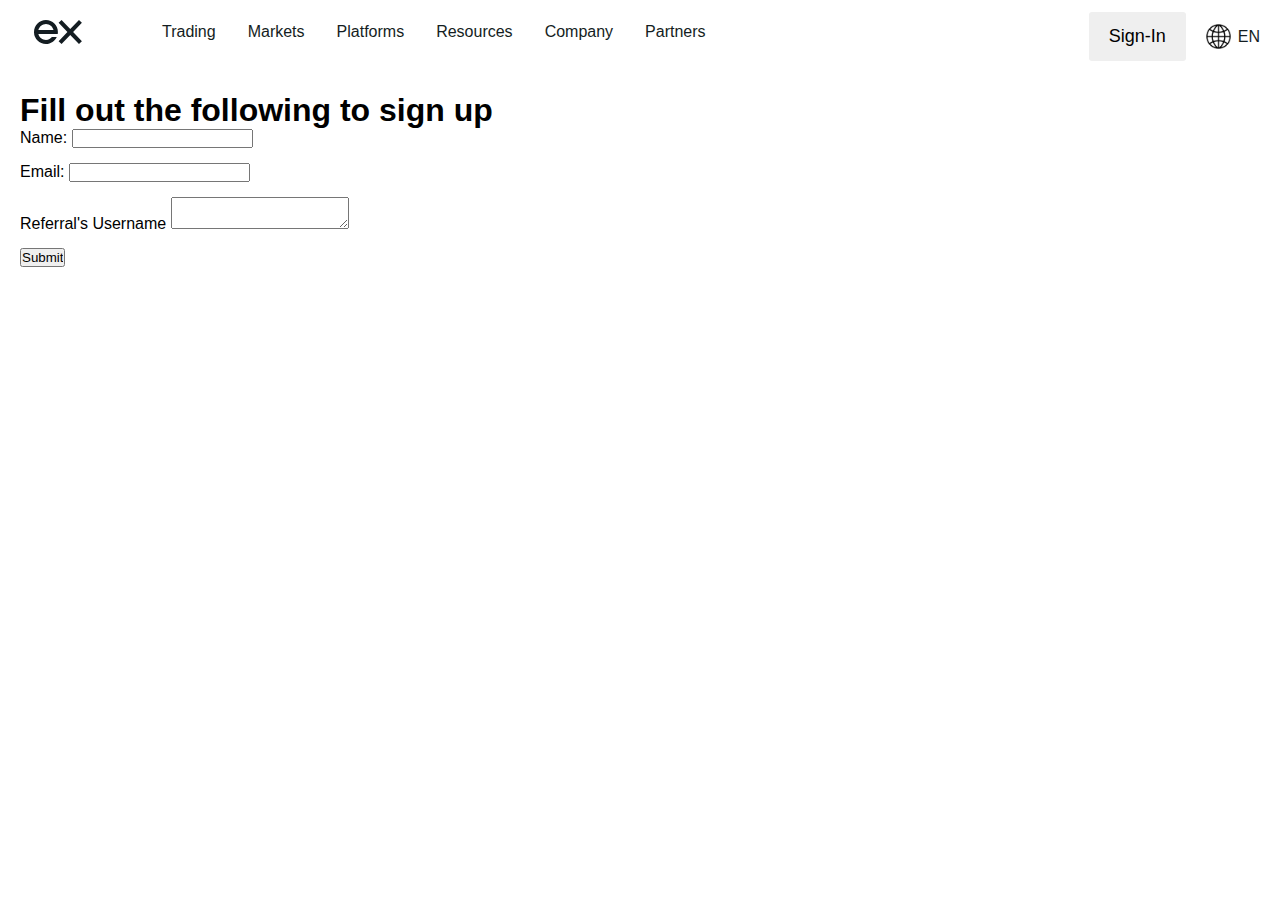
<file: Register.html>
<!DOCTYPE html>
<html lang="en">
<head>
    <meta charset="UTF-8">
    <meta name="viewport" content="width=device-width, initial-scale=1.0">
    <title>Sign up page</title>
    <link rel="stylesheet" href="exness.css">
</head>
<body class="signup-page">
     <header>
        <div class="navbar">
        <div class="logoandnav">
            <div class="logo"> <img src="360/logo.svg" alt="ex"> </div> 
           <div>
             <nav>
                <ul class="hero">
                    <li>Trading</li>
                    <li>Markets</li>
                    <li>Platforms</li>
                    <li>Resources</li>
                    <li>Company</li>
                    <li>Partners</li>
                </ul>
            </nav>
            </div>
        </div>  
         <div class="users">
                   <button class="btn Register"><a href="Register.html">Register</a></button>
                    <button class="btn Sign-In"><a href="Sign-in.html">Sign-In</a></button>
                     <div class="crane">  <img class="world-icon" src="png/world-icon.png" alt="O"> <text class="lang">EN</text>
                    </div>
            </div>
        </div>
    </header> 
        <form action="" class="my-form">
           <h1> Fill out the following to sign up </h1>
           <div class="SUform"> 
            <label for="">Name:</label>
           <input type="text" name="Name" id="" >
           </div>
           <div class="SUform"> 
            <label for="">Email:</label>
           <input type="text" email="Name" id="" >
           </div>
           <div class="SUform">
            <label for="">Referral's Username</label>
            <textarea name="message" id=""></textarea>
           </div>
           <input class="SIbutton" type="submit" value="Submit" name="">
        </form>
</body>
</html>
</file>
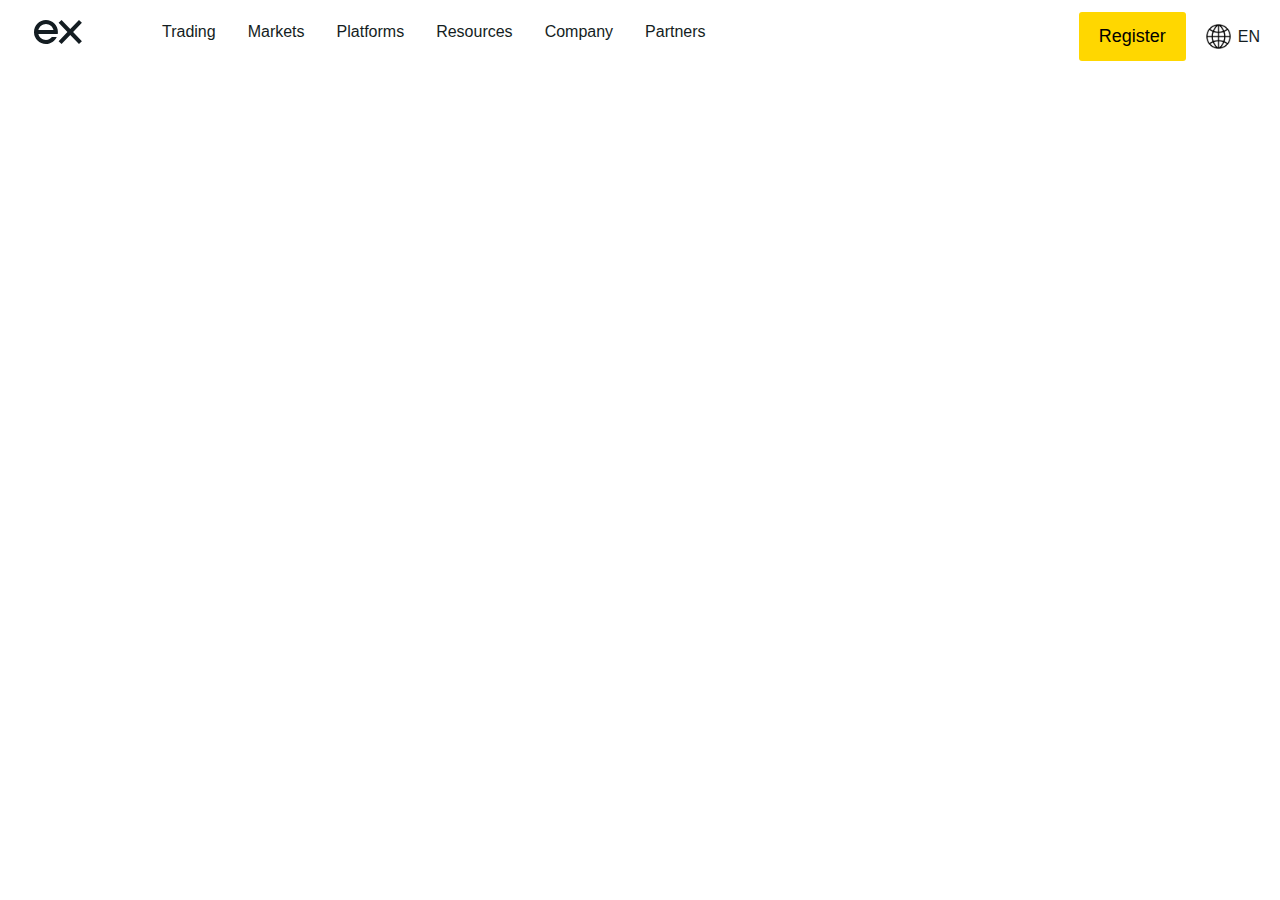
<file: Sign-in.html>
<!DOCTYPE html>
<html lang="en">
<head>
    <meta charset="UTF-8">
    <meta name="viewport" content="width=device-width, initial-scale=1.0">
    <title>Sign-in page</title>
     <link rel="stylesheet" href="exness.css">
</head>
<body class="signin-page">
     <header>
        <div class="navbar">
        <div class="logoandnav">
            <div class="logo"> <img src="360/logo.svg" alt="ex"> </div> 
           <div>
             <nav>
                <ul class="hero">
                    <li>Trading</li>
                    <li>Markets</li>
                    <li>Platforms</li>
                    <li>Resources</li>
                    <li>Company</li>
                    <li>Partners</li>
                </ul>
            </nav>
            </div>
        </div>  
         <div class="users">
                   <button class="btn Register"><a href="Register.html">Register</a></button>
                    <button class="btn Sign-In"><a href="Sign-in.html">Sign-In</a></button>
                     <div class="crane">  <img class="world-icon" src="png/world-icon.png" alt="O"> <text class="lang">EN</text>
                    </div>
            </div>
        </div>
    </header> 
</body>
</html>
</file>
<file: style.css>
*{
    margin: 0;
  padding: 0;
  box-sizing: border-box;
}
body{
    font-family: sans-serif;
    padding-top: 72px;
}
/* Header */
header{
    position:fixed;
    top: 0;
    left: 0;
    width: 100%;
    z-index: 999;
    background-color: white;
    color: #141D22;
}
.navbar{
    margin: .75rem 0px .7rem;
    display: flex;
    justify-content: space-between;
    padding: 0px 10px ;
}
a{
    color: #000;
    text-decoration: none;
}
.logoandnav{
display: flex;
justify-content: space-between;
gap: 5rem;
}
.logo{
    padding-left: .5rem;
    margin-top: .5rem;
    margin-left: 1rem;
}
.hero{
    list-style: none;
    display: flex;
    flex-direction: row;
    align-content: center;
    justify-items: center;
    justify-content: space-evenly;
    gap: 2rem;
    margin-top: .7rem;
    font-family:sans-serif;
    font-size: medium;
    font-weight: 30;
}
.users{
 display: flex;
 align-items: center;
 justify-items: space-between;
 gap: 20px; 
 padding-right: 10px;
}
.btn{
    border: none;
    cursor: pointer;
      justify-content: space-between;
    gap: 10rem;
}
.Register{
    background-color: gold;
    padding: 14px 20px;
    border-radius: 3px;
    font-family:sans-serif;
    font-size: large;
}
.Sign-In{
      padding: 14px 20px;
    border-radius: 3px;
    font-family:sans-serif;
    font-size: large;
}
.crane{
    display: flex;
    flex-direction: row;
}
.world-icon{
    border: none;
    height: 25px;
    width: 25px;
}
.lang{
    display: flex;
    flex-direction: row;
    justify-items: center;
    align-items: center;
    margin-left: 7px;
}
.champ{ 
    text-align: center;
    margin-top: 150px;
}
.article1{
    color: #141D22;
    font-size: 56px;
    display: block;
    font-family: sans-serif;
    font-weight: 549;
}
.aside1{
    margin-top: 6.5px;
    font-size: 20px;
    color: rgb(80, 80, 80);
    display: block;
    font-family: sans-serif;
}
.users2{
    display: flex;
    flex-direction: row;
    align-items: center;
    justify-content: center;
    margin-top: 3rem;
    gap: 20px;
}
.Demo{
     padding: 14px 20px;
    border-radius: 3px;
    font-family: sans-serif;
    font-size: large;
}
/* Line and clown */
.line{
    margin: 8.5rem 5.5rem 2rem 5.5rem;
    background-color: darkgray;
    padding: .5px .2px;
    border-radius: 2px;
}
.clown{
    display: flex;
    flex-direction: row;
    font-size: 18px;
    font-family: sans-serif;
    color: rgb(80, 80, 80);
    justify-content: space-between;
    padding: 0rem 7rem;
    margin-bottom: 2rem;
}
/* Blue box */
.joker{
    margin-top: 1rem;
    padding: 128px 84px 128px;
    background-color: #070E20;
}
.So{
    margin: 0px 250.5px;
    display: flex;
    flex-direction: column;
    align-items: center;
    justify-content: center;
    text-align: center;
}
.how{
    font-size: 40px;
    color: white;
    margin: .5px 0px 30px;
}
.does{
    font-size: 18px;
    color: #EDF0F299;
}
.he{
    display: flex;
    flex-direction: row;
    align-items: center;
    justify-content: center;
    margin-top: 3rem;
    gap: 20px;
}
.c{
    padding: 18px 60px;
    border-radius: 3px;
    background-color: rgb(80, 80, 80);
}
/* Special features */
.smile{
    display: flex;
    flex-direction: row;
    justify-content: space-evenly;
    margin-bottom: 100px;
}
.lol{
    /* float: left; */
    display: flex;
    flex-direction: column;
    /* display: inline-block; */
    margin: 1.5in 0in;
    text-align: center;
    justify-content: space-between;
    gap: 30px;
}
.iphone{
    /* position: fixed; */
    padding: 35px 0px 75px;
    width: 361px;
    height: 608px;
}
.He{
    display: flex;
    flex-direction: column;
    /* display: inline-block; */
    margin: 1.5in 0in;
    text-align: center;
    justify-content: space-between;
    gap: 30px;
}
.smile h3{
    color: white;
}
.smile p{
    color: #EDF0F299;
}
/* Asset table */
.Does{
font-size: 15px;
}
.not{
    display: flex;
    flex-direction: row;
    /* justify-content: space-between; */
    gap: 2.85in; 
    margin: 3rem 1.8rem 1rem;
    color: darkgray;
}
.Smile{
    display: flex;
    flex-direction: row;
   justify-content: space-between;
   gap: 1.5in;
}
.line2{
    margin: 1rem 1rem 1rem 1rem;
    background-color: darkgray;
    padding: .5px .2px;
    border-radius: 2px;
}
.Joker{
    margin-left: 25px;
    display: flex;
}
.laughs{
     border: none;
    height: 35px;
    width: 35px;
    margin: 6px 6px;
    align-items: center;
    justify-self: center;
}
.instead{
    display: flex;
    flex-direction: row;
    /* gap: 5px; */
     gap: 1.24in; 
    margin: orem 1.8rem 1rem;
    color: darkgray;
    align-items: center;
}
.Joker h3{
    color: white;
    margin-bottom: 3px;
}
.Joker p{
    color: #EDF0F299;
    margin-top: 3px;
}
.and{
display: flex;
flex-direction: row;
   justify-content: space-between;
   gap: 1.15in;
   color: white;
}
.sometimes{
    margin-left: 1.3in;
    display: flex;
    justify-content: space-between;
    gap: 0.6in;;
}
.users3{
    display: flex;
    flex-direction: row;
    align-items: center;
    justify-content: center;
    margin-top: 3.5rem;
    gap: 20px;
}
.Register2{
    padding: 8px 24px;
}
.Demo2{
     padding: 14px 20px;
    border-radius: 3px;
    font-family: sans-serif;
    font-size: large;
    background-color: #6C859529;
    color: #EDF0F2;
}
/* whitebox */
.it{
    margin: 120px 84px;
    display: flex;
    flex-direction: row;
    gap: 20px;
}
.feels{
   height: 566.5px;
   width: 566.5px;
   border-radius: 8px;
   float: left;
   margin-right: 10px;
}
.exactly{
    display: flex; 
    flex-direction: column;
    margin: 120px 0px 24px;
    justify-content: space-between;
    padding-bottom: 70px;
}
.like{
    display: flex; 
    flex-direction: column;
    gap: 30px;
}
.heis{
    height: 80px;
    width: 80px;
}   
p{
    font-size: 18px;
    font-family: sans-serif;
    color: #141D22;
}
.just{
    display: flex;
    flex-direction: column;
    color: darkgray;
    cursor: pointer;
    text-decoration: none;
    font-size: 18px;
    font-family:system-ui, -apple-system, BlinkMacSystemFont, 'Segoe UI', Roboto, Oxygen, Ubuntu, Cantarell, 'Open Sans', 'Helvetica Neue', sans-serif;
    justify-content: space-between;
    gap: 5px;
    list-style: none;
}
.just a:hover{
    border-bottom: #070E20 .5px;
    color: #070E20;
}
/* Second blue box */
.shedding{
    margin: 120px 0px 120px;
    padding: 55px 0px 55px 84px;
    background-color:  #070E20;
    display: flex;
    flex-direction: row;
}
.mocking{
    padding: 70px 0px 90px;
    display: flex;
    flex-direction: column;
    justify-content: space-between;
}
.tears{
    display: flex;
    flex-direction: column;
    justify-content: space-between;
    gap: 15px;
    color: #EDF0F2;
}
.hysterically{
    size: auto;
}
/* Keep up + Article */
.with{ 
    margin-bottom: 70px;
}
.only{
    align-items: center;
    text-align: center;
    display: flex;
    flex-direction: column;
    justify-content: space-between;
    gap: 15px;
}
.only article{
    color: #141D22;
    font-size: 32px;
    font-family: sans-serif;
}
.only aside{
    margin-bottom: 19.5px;
    font-size: 20px;
    color: rgb(80, 80, 80);
    font-family: sans-serif;
}
.a-drop{
    margin-top: 2in;
    position: relative;
    width: 100%;
    height: 600px;
    overflow: hidden;
    display: flex;
    flex-direction: column;
    gap: 210px;
}
.heroic{
    width: 100%;
    height: 50%;
    object-fit: cover;
}
.of{
   position: absolute;
   top: 50%;
   left: 50%; 
   transform: translate(-50%, -50%);
    width: 86%;
    z-index: 10;  
   background-color: #070E20;
   padding: 40px 50px;
   display: flex;
   flex-direction: row;
   justify-content: space-between;
   gap: 80px;
   border-radius: 5px;
   align-items: center;
   font-family: sans-serif;
}
.a-drop li{
    color: #141D2299;
    margin: 0px 86px 4px 86px;
    padding: 0px 0px 0px 8px;
    text-align: justify;
    list-style: none;
    font-size: smaller;
    font-weight: 60;
    line-height: 15px;
}
sup{
    margin-right: 6px;
}
.emotions{
    font-size: 50px;
    display: block;
    margin-left: 94px;
}
.without{
    margin: 45px 94px 40px;
    display: flex;
    gap: 38px;
}
.the{
    display: flex;
    flex-direction: column;
    gap: 15px;
    color: #141D2299;
    font-size: 14px;
}
.accompanied{
    font-weight: bold;
    color: #141D22;
    font-size: 16px;
}
.cry{
    margin: 120px 94px 40px;
}
.that,.itis{
    color: #141D2299;
    font-size: 14px;
    margin: 14px 0px 0px;
    display: flex;
    flex-direction: column;
    gap: 14px;
    line-height: 20px;
}
.shows{
    display: flex;
    flex-direction: row;
    justify-content: space-between;
}
.cry ul{
    display: flex;
    flex-direction: row;
    gap: 20px;
    list-style: none;
    text-decoration: underline;
    margin: 10px 0px;
    font-size: 14px;
    filter: contrast(17.09);
    font-weight:lighter;
    line-height: 10px;
}
.cry ul:hover{
    cursor: pointer;
}
.shows a{
    color: #141D22;
    font-family: sans-serif;
}
.nothing{
    margin-top: 48px;
    margin-left: 94px;
}

/* Sign up page */
.signup-page .Register{
    display: none;
}
.signin-page .Sign-In{
    display: none;
}
.my-form{
    padding: 20px;
}
.SUform{
    padding-bottom: 15px;
}
</file>
<file: exness.css>
*{
    margin: 0;
  padding: 0;
  box-sizing: border-box;
}
body{
    font-family: sans-serif;
    padding-top: 72px;
}
/* Header */
header{
    position:fixed;
    top: 0;
    left: 0;
    width: 100%;
    z-index: 999;
    background-color: white;
    color: #141D22;
}
.navbar{
    margin: .75rem 0px .7rem;
    display: flex;
    justify-content: space-between;
    padding: 0px 10px ;
}
a{
    color: #000;
    text-decoration: none;
}
.logoandnav{
display: flex;
justify-content: space-between;
gap: 5rem;
}
.logo{
    padding-left: .5rem;
    margin-top: .5rem;
    margin-left: 1rem;
}
.hero{
    list-style: none;
    display: flex;
    flex-direction: row;
    align-content: center;
    justify-items: center;
    justify-content: space-evenly;
    gap: 2rem;
    margin-top: .7rem;
    font-family:sans-serif;
    font-size: medium;
    font-weight: 30;
}
.users{
 display: flex;
 align-items: center;
 justify-items: space-between;
 gap: 20px; 
 padding-right: 10px;
}
.btn{
    border: none;
    cursor: pointer;
      justify-content: space-between;
    gap: 10rem;
}
.Register{
    background-color: gold;
    padding: 14px 20px;
    border-radius: 3px;
    font-family:sans-serif;
    font-size: large;
}
.Sign-In{
      padding: 14px 20px;
    border-radius: 3px;
    font-family:sans-serif;
    font-size: large;
}
.crane{
    display: flex;
    flex-direction: row;
}
.world-icon{
    border: none;
    height: 25px;
    width: 25px;
}
.lang{
    display: flex;
    flex-direction: row;
    justify-items: center;
    align-items: center;
    margin-left: 7px;
}
.champ{ 
    text-align: center;
    margin-top: 150px;
}
.article1{
    color: #141D22;
    font-size: 56px;
    display: block;
    font-family: sans-serif;
    font-weight: 549;
}
.aside1{
    margin-top: 6.5px;
    font-size: 20px;
    color: rgb(80, 80, 80);
    display: block;
    font-family: sans-serif;
}
.users2{
    display: flex;
    flex-direction: row;
    align-items: center;
    justify-content: center;
    margin-top: 3rem;
    gap: 20px;
}
.Demo{
     padding: 14px 20px;
    border-radius: 3px;
    font-family: sans-serif;
    font-size: large;
}
/* Line and clown */
.line{
    margin: 8.5rem 5.5rem 2rem 5.5rem;
    background-color: darkgray;
    padding: .5px .2px;
    border-radius: 2px;
}
.clown{
    display: flex;
    flex-direction: row;
    font-size: 18px;
    font-family: sans-serif;
    color: rgb(80, 80, 80);
    justify-content: space-between;
    padding: 0rem 7rem;
    margin-bottom: 2rem;
}
/* Blue box */
.joker{
    margin-top: 1rem;
    padding: 128px 84px 128px;
    background-color: #070E20;
}
.So{
    margin: 0px 250.5px;
    display: flex;
    flex-direction: column;
    align-items: center;
    justify-content: center;
    text-align: center;
}
.how{
    font-size: 40px;
    color: white;
    margin: .5px 0px 30px;
}
.does{
    font-size: 18px;
    color: #EDF0F299;
}
.he{
    display: flex;
    flex-direction: row;
    align-items: center;
    justify-content: center;
    margin-top: 3rem;
    gap: 20px;
}
.c{
    padding: 18px 60px;
    border-radius: 3px;
    background-color: rgb(80, 80, 80);
}
/* Special features */
.smile{
    display: flex;
    flex-direction: row;
    justify-content: space-evenly;
    margin-bottom: 100px;
}
.lol{
    /* float: left; */
    display: flex;
    flex-direction: column;
    /* display: inline-block; */
    margin: 1.5in 0in;
    text-align: center;
    justify-content: space-between;
    gap: 30px;
}
.iphone{
    /* position: fixed; */
    padding: 35px 0px 75px;
    width: 361px;
    height: 608px;
}
.He{
    display: flex;
    flex-direction: column;
    /* display: inline-block; */
    margin: 1.5in 0in;
    text-align: center;
    justify-content: space-between;
    gap: 30px;
}
.smile h3{
    color: white;
}
.smile p{
    color: #EDF0F299;
}
/* Asset table */
.Does{
font-size: 15px;
}
.not{
    display: flex;
    flex-direction: row;
    /* justify-content: space-between; */
    gap: 2.85in; 
    margin: 3rem 1.8rem 1rem;
    color: darkgray;
}
.Smile{
    display: flex;
    flex-direction: row;
   justify-content: space-between;
   gap: 1.5in;
}
.line2{
    margin: 1rem 1rem 1rem 1rem;
    background-color: darkgray;
    padding: .5px .2px;
    border-radius: 2px;
}
.Joker{
    margin-left: 25px;
    display: flex;
}
.laughs{
     border: none;
    height: 35px;
    width: 35px;
    margin: 6px 6px;
    align-items: center;
    justify-self: center;
}
.instead{
    display: flex;
    flex-direction: row;
    /* gap: 5px; */
     gap: 1.24in; 
    margin: orem 1.8rem 1rem;
    color: darkgray;
    align-items: center;
}
.Joker h3{
    color: white;
    margin-bottom: 3px;
}
.Joker p{
    color: #EDF0F299;
    margin-top: 3px;
}
.and{
display: flex;
flex-direction: row;
   justify-content: space-between;
   gap: 1.15in;
   color: white;
}
.sometimes{
    margin-left: 1.3in;
    display: flex;
    justify-content: space-between;
    gap: 0.6in;;
}
.users3{
    display: flex;
    flex-direction: row;
    align-items: center;
    justify-content: center;
    margin-top: 3.5rem;
    gap: 20px;
}
.Register2{
    padding: 8px 24px;
}
.Demo2{
     padding: 14px 20px;
    border-radius: 3px;
    font-family: sans-serif;
    font-size: large;
    background-color: #6C859529;
    color: #EDF0F2;
}
/* whitebox */
.it{
    margin: 120px 84px;
    display: flex;
    flex-direction: row;
    gap: 20px;
}
.feels{
   height: 566.5px;
   width: 566.5px;
   border-radius: 8px;
   float: left;
   margin-right: 10px;
}
.exactly{
    display: flex; 
    flex-direction: column;
    margin: 120px 0px 24px;
    justify-content: space-between;
    padding-bottom: 70px;
}
.like{
    display: flex; 
    flex-direction: column;
    gap: 30px;
}
.heis{
    height: 80px;
    width: 80px;
}   
p{
    font-size: 18px;
    font-family: sans-serif;
    color: #141D22;
}
.just{
    display: flex;
    flex-direction: column;
    color: darkgray;
    cursor: pointer;
    text-decoration: none;
    font-size: 18px;
    font-family:system-ui, -apple-system, BlinkMacSystemFont, 'Segoe UI', Roboto, Oxygen, Ubuntu, Cantarell, 'Open Sans', 'Helvetica Neue', sans-serif;
    justify-content: space-between;
    gap: 5px;
    list-style: none;
}
.just a:hover{
    border-bottom: #070E20 .5px;
    color: #070E20;
}
/* Second blue box */
.shedding{
    margin: 120px 0px 120px;
    padding: 55px 0px 55px 84px;
    background-color:  #070E20;
    display: flex;
    flex-direction: row;
}
.mocking{
    padding: 70px 0px 90px;
    display: flex;
    flex-direction: column;
    justify-content: space-between;
}
.tears{
    display: flex;
    flex-direction: column;
    justify-content: space-between;
    gap: 15px;
    color: #EDF0F2;
}
.hysterically{
    size: auto;
}
/* Keep up + Article */
.with{ 
    margin-bottom: 70px;
}
.only{
    align-items: center;
    text-align: center;
    display: flex;
    flex-direction: column;
    justify-content: space-between;
    gap: 15px;
}
.only article{
    color: #141D22;
    font-size: 32px;
    font-family: sans-serif;
}
.only aside{
    margin-bottom: 19.5px;
    font-size: 20px;
    color: rgb(80, 80, 80);
    font-family: sans-serif;
}
.a-drop{
    margin-top: 2in;
    position: relative;
    width: 100%;
    height: 600px;
    overflow: hidden;
    display: flex;
    flex-direction: column;
    gap: 210px;
}
.heroic{
    width: 100%;
    height: 50%;
    object-fit: cover;
}
.of{
   position: absolute;
   top: 50%;
   left: 50%; 
   transform: translate(-50%, -50%);
    width: 86%;
    z-index: 10;  
   background-color: #070E20;
   padding: 40px 50px;
   display: flex;
   flex-direction: row;
   justify-content: space-between;
   gap: 80px;
   border-radius: 5px;
   align-items: center;
   font-family: sans-serif;
}
.a-drop li{
    color: #141D2299;
    margin: 0px 86px 4px 86px;
    padding: 0px 0px 0px 8px;
    text-align: justify;
    list-style: none;
    font-size: smaller;
    font-weight: 60;
    line-height: 15px;
}
sup{
    margin-right: 6px;
}
.emotions{
    font-size: 50px;
    display: block;
    margin-left: 94px;
}
.without{
    margin: 45px 94px 40px;
    display: flex;
    gap: 38px;
}
.the{
    display: flex;
    flex-direction: column;
    gap: 15px;
    color: #141D2299;
    font-size: 14px;
}
.accompanied{
    font-weight: bold;
    color: #141D22;
    font-size: 16px;
}
.cry{
    margin: 120px 94px 40px;
}
.that,.itis{
    color: #141D2299;
    font-size: 14px;
    margin: 14px 0px 0px;
    display: flex;
    flex-direction: column;
    gap: 14px;
    line-height: 20px;
}
.shows{
    display: flex;
    flex-direction: row;
    justify-content: space-between;
}
.cry ul{
    display: flex;
    flex-direction: row;
    gap: 20px;
    list-style: none;
    text-decoration: underline;
    margin: 10px 0px;
    font-size: 14px;
    filter: contrast(17.09);
    font-weight:lighter;
    line-height: 10px;
}
.cry ul:hover{
    cursor: pointer;
}
.shows a{
    color: #141D22;
    font-family: sans-serif;
}
.nothing{
    margin-top: 48px;
    margin-left: 94px;
}

/* Sign up page */
.signup-page .Register{
    display: none;
}
.signin-page .Sign-In{
    display: none;
}
.my-form{
    padding: 20px;
}
.SUform{
    padding-bottom: 15px;
}
</file>
